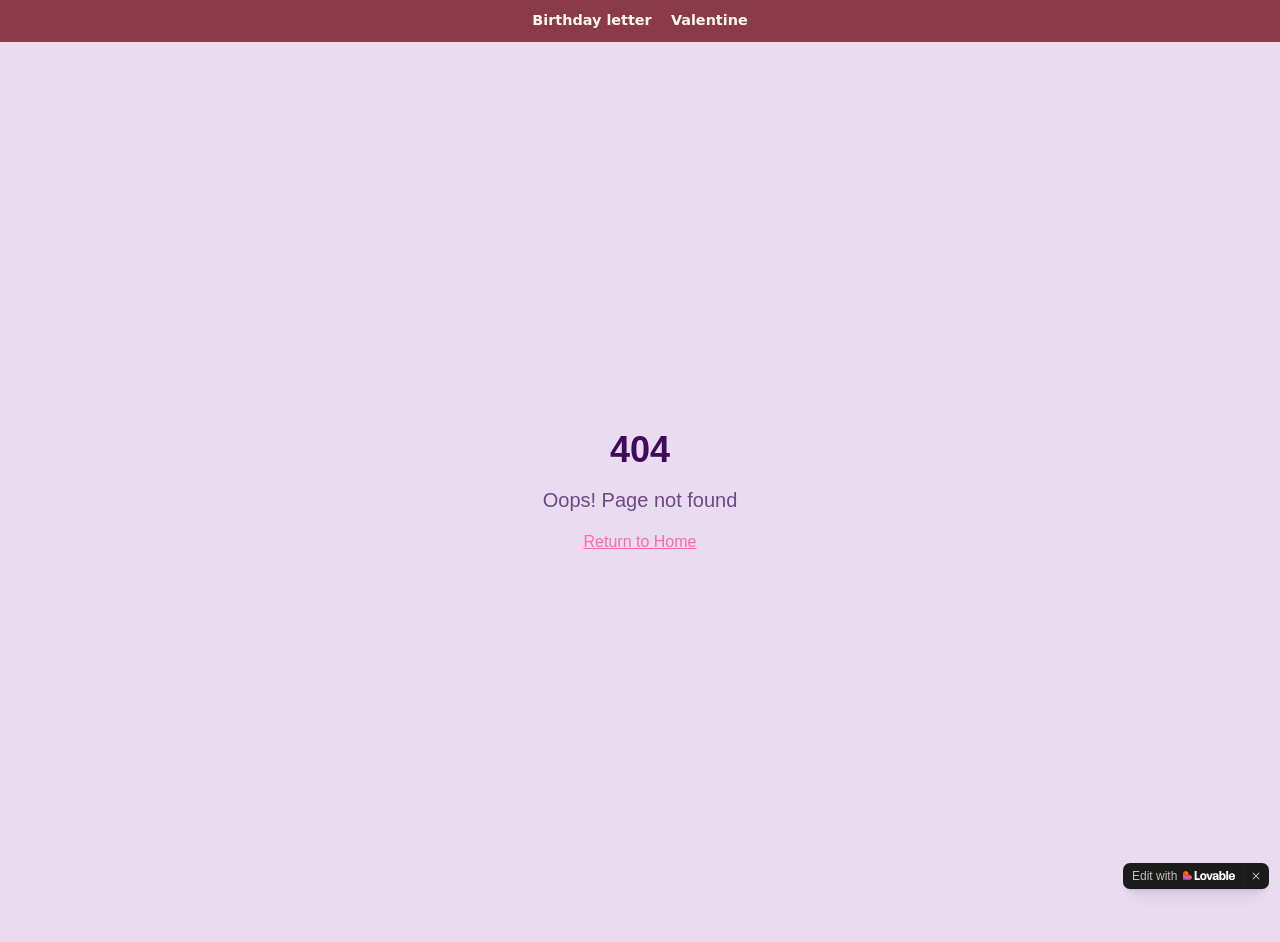
<file: index.html>
<!DOCTYPE html><html lang="en"><head>
    <meta charset="UTF-8">
    <meta name="viewport" content="width=device-width, initial-scale=1.0">
    <!-- TODO: Set the document title to the name of your application -->
    <title>Pricylia's Enchanted Gallery</title>
    <meta name="description" content="Lovable Generated Project">
    <meta name="author" content="Lovable">

    <!-- TODO: Update og:title to match your application name -->
    <meta property="og:title" content="Pricylia's Enchanted Gallery">
    <meta property="og:description" content="Lovable Generated Project">
    <meta property="og:type" content="website">
    <meta property="og:image" content="https://lovable.dev/opengraph-image-p98pqg.png">

    <meta name="twitter:card" content="summary_large_image">
    <meta name="twitter:site" content="@Lovable">
    
    <script type="module" crossorigin="" src="/assets/index-DG5IXV7H.js"></script>
    <link rel="stylesheet" crossorigin="" href="/assets/index-DBXOc1LH.css">
  
<style>
	@font-face {
		font-family: 'CameraPlainVariable';
		src: url('https://cdn.gpteng.co/mcp-widgets/v1/fonts/CameraPlainVariable.woff2') format('woff2');
		font-weight: 100 900;
		font-style: normal;
		font-display: swap;
	}

	#lovable-badge {
		--badge-bg: #1b1b1b;
		--badge-text: #c5c1b9;
		--badge-text-hover: #dcdad5;
		--badge-radius: 6px;
		--badge-padding: 8px;
		--badge-gap: 6px;
		--badge-shadow: 
			0 0 0 1px rgba(0, 0, 0, 0.88),
			0 1px 0 0 rgba(0, 0, 0, 0.04),
			0 2px 2px -1px rgba(0, 0, 0, 0.08),
			0 4px 4px -2px rgba(0, 0, 0, 0.08),
			0 8px 8px -4px rgba(0, 0, 0, 0.08),
			0 16px 16px -8px rgba(0, 0, 0, 0.08);
		--badge-transition-duration: 0.2s;
		--badge-transition-easing: cubic-bezier(0.16, 1, 0.32, 1);
		--focus-color: #575ECF;
		--focus-offset: 2px;
		--focus-width: 2px;
		
		position: fixed;
		bottom: 12px;
		right: 12px;
		height: 24px;
		display: flex;
		align-items: center;
		z-index: 1000000;
		background-color: var(--badge-bg) !important;
		color: var(--badge-text) !important;
		border-radius: var(--badge-radius);
		box-shadow: var(--badge-shadow) !important;
		font-size: 12px;
		font-family: CameraPlainVariable, "CameraPlainVariable Fallback", -apple-system, BlinkMacSystemFont, 'Segoe UI', Roboto, sans-serif;
		font-weight: 400 !important;
		text-transform: none !important;
		font-feature-settings: normal !important;
		transform: translateZ(0);
		will-change: transform, opacity;
	}

	#lovable-badge-cta {
		display: flex;
		align-items: center;
		gap: var(--badge-gap);
		padding: 0 var(--badge-padding);
		height: 100%;
		color: inherit;
		text-decoration: none;
		white-space: nowrap;
		border-radius: var(--badge-radius) 0 0 var(--badge-radius);
		transition: 
			background-color var(--badge-transition-duration) ease,
			color var(--badge-transition-duration) ease,
			transform 0.1s ease;
	}

	#lovable-badge-cta:hover {
		background: rgba(255, 255, 255, 0.04);
		color: var(--badge-text-hover);
	}

	#lovable-badge-cta:active {
		transform: scale(0.98);
	}

	#lovable-badge-cta:focus {
		outline: none;
	}

	#lovable-badge-cta:focus-visible {
		outline: var(--focus-width) solid var(--focus-color);
		outline-offset: var(--focus-offset);
		z-index: 1;
	}

	#lovable-badge-text {
		line-height: 1;
	}

	#lovable-badge-divider {
		width: 1px;
		height: 24px;
		background-color: rgba(255, 255, 255, 0.04);
		flex-shrink: 0;
	}

	#lovable-badge-close {
		width: 24px;
		height: 24px;
		min-width: 24px;
		min-height: 24px;
		cursor: pointer;
		background: none;
		border: none;
		padding: 0;
		display: flex;
		align-items: center;
		justify-content: center;
		border-radius: 0 var(--badge-radius) var(--badge-radius) 0;
		flex-shrink: 0;
		transition: 
			background-color var(--badge-transition-duration) ease,
			transform 0.1s ease;
	}

	#lovable-badge-close:hover {
		background: rgba(255, 255, 255, 0.04);
	}

	#lovable-badge-close:active {
		transform: scale(0.92);
	}

	#lovable-badge-close:focus {
		outline: none;
	}

	#lovable-badge-close:focus-visible {
		outline: var(--focus-width) solid var(--focus-color);
		outline-offset: calc(var(--focus-offset) * -1);
		z-index: 1;
	}

	#lovable-badge-close svg path {
		fill: var(--badge-text);
		transition: fill var(--badge-transition-duration) ease;
	}

	#lovable-badge-close:hover svg path {
		fill: var(--badge-text-hover);
	}

	@media (prefers-reduced-motion: reduce) {
		#lovable-badge-cta,
		#lovable-badge-close,
		#lovable-badge-close svg path {
			transition: none;
		}
		
		#lovable-badge-cta:active,
		#lovable-badge-close:active {
			transform: none;
		}
	}

	@media (prefers-contrast: high) {
		#lovable-badge {
			--badge-bg: #000;
			--badge-text: #fff;
			--badge-text-hover: #fff;
			border: 2px solid currentColor;
		}
		
		#lovable-badge-cta:focus-visible,
		#lovable-badge-close:focus-visible {
			outline-width: 3px;
		}
	}
</style>
<meta name="twitter:title" content="Pricylia's Enchanted Gallery"><meta name="twitter:description" content="Lovable Generated Project"><meta name="twitter:image" content="https://lovable.dev/opengraph-image-p98pqg.png"><style type="text/css">:where(html[dir="ltr"]),:where([data-sonner-toaster][dir="ltr"]){--toast-icon-margin-start: -3px;--toast-icon-margin-end: 4px;--toast-svg-margin-start: -1px;--toast-svg-margin-end: 0px;--toast-button-margin-start: auto;--toast-button-margin-end: 0;--toast-close-button-start: 0;--toast-close-button-end: unset;--toast-close-button-transform: translate(-35%, -35%)}:where(html[dir="rtl"]),:where([data-sonner-toaster][dir="rtl"]){--toast-icon-margin-start: 4px;--toast-icon-margin-end: -3px;--toast-svg-margin-start: 0px;--toast-svg-margin-end: -1px;--toast-button-margin-start: 0;--toast-button-margin-end: auto;--toast-close-button-start: unset;--toast-close-button-end: 0;--toast-close-button-transform: translate(35%, -35%)}:where([data-sonner-toaster]){position:fixed;width:var(--width);font-family:ui-sans-serif,system-ui,-apple-system,BlinkMacSystemFont,Segoe UI,Roboto,Helvetica Neue,Arial,Noto Sans,sans-serif,Apple Color Emoji,Segoe UI Emoji,Segoe UI Symbol,Noto Color Emoji;--gray1: hsl(0, 0%, 99%);--gray2: hsl(0, 0%, 97.3%);--gray3: hsl(0, 0%, 95.1%);--gray4: hsl(0, 0%, 93%);--gray5: hsl(0, 0%, 90.9%);--gray6: hsl(0, 0%, 88.7%);--gray7: hsl(0, 0%, 85.8%);--gray8: hsl(0, 0%, 78%);--gray9: hsl(0, 0%, 56.1%);--gray10: hsl(0, 0%, 52.3%);--gray11: hsl(0, 0%, 43.5%);--gray12: hsl(0, 0%, 9%);--border-radius: 8px;box-sizing:border-box;padding:0;margin:0;list-style:none;outline:none;z-index:999999999;transition:transform .4s ease}:where([data-sonner-toaster][data-lifted="true"]){transform:translateY(-10px)}@media (hover: none) and (pointer: coarse){:where([data-sonner-toaster][data-lifted="true"]){transform:none}}:where([data-sonner-toaster][data-x-position="right"]){right:var(--offset-right)}:where([data-sonner-toaster][data-x-position="left"]){left:var(--offset-left)}:where([data-sonner-toaster][data-x-position="center"]){left:50%;transform:translate(-50%)}:where([data-sonner-toaster][data-y-position="top"]){top:var(--offset-top)}:where([data-sonner-toaster][data-y-position="bottom"]){bottom:var(--offset-bottom)}:where([data-sonner-toast]){--y: translateY(100%);--lift-amount: calc(var(--lift) * var(--gap));z-index:var(--z-index);position:absolute;opacity:0;transform:var(--y);filter:blur(0);touch-action:none;transition:transform .4s,opacity .4s,height .4s,box-shadow .2s;box-sizing:border-box;outline:none;overflow-wrap:anywhere}:where([data-sonner-toast][data-styled="true"]){padding:16px;background:var(--normal-bg);border:1px solid var(--normal-border);color:var(--normal-text);border-radius:var(--border-radius);box-shadow:0 4px 12px #0000001a;width:var(--width);font-size:13px;display:flex;align-items:center;gap:6px}:where([data-sonner-toast]:focus-visible){box-shadow:0 4px 12px #0000001a,0 0 0 2px #0003}:where([data-sonner-toast][data-y-position="top"]){top:0;--y: translateY(-100%);--lift: 1;--lift-amount: calc(1 * var(--gap))}:where([data-sonner-toast][data-y-position="bottom"]){bottom:0;--y: translateY(100%);--lift: -1;--lift-amount: calc(var(--lift) * var(--gap))}:where([data-sonner-toast]) :where([data-description]){font-weight:400;line-height:1.4;color:inherit}:where([data-sonner-toast]) :where([data-title]){font-weight:500;line-height:1.5;color:inherit}:where([data-sonner-toast]) :where([data-icon]){display:flex;height:16px;width:16px;position:relative;justify-content:flex-start;align-items:center;flex-shrink:0;margin-left:var(--toast-icon-margin-start);margin-right:var(--toast-icon-margin-end)}:where([data-sonner-toast][data-promise="true"]) :where([data-icon])>svg{opacity:0;transform:scale(.8);transform-origin:center;animation:sonner-fade-in .3s ease forwards}:where([data-sonner-toast]) :where([data-icon])>*{flex-shrink:0}:where([data-sonner-toast]) :where([data-icon]) svg{margin-left:var(--toast-svg-margin-start);margin-right:var(--toast-svg-margin-end)}:where([data-sonner-toast]) :where([data-content]){display:flex;flex-direction:column;gap:2px}[data-sonner-toast][data-styled=true] [data-button]{border-radius:4px;padding-left:8px;padding-right:8px;height:24px;font-size:12px;color:var(--normal-bg);background:var(--normal-text);margin-left:var(--toast-button-margin-start);margin-right:var(--toast-button-margin-end);border:none;cursor:pointer;outline:none;display:flex;align-items:center;flex-shrink:0;transition:opacity .4s,box-shadow .2s}:where([data-sonner-toast]) :where([data-button]):focus-visible{box-shadow:0 0 0 2px #0006}:where([data-sonner-toast]) :where([data-button]):first-of-type{margin-left:var(--toast-button-margin-start);margin-right:var(--toast-button-margin-end)}:where([data-sonner-toast]) :where([data-cancel]){color:var(--normal-text);background:rgba(0,0,0,.08)}:where([data-sonner-toast][data-theme="dark"]) :where([data-cancel]){background:rgba(255,255,255,.3)}:where([data-sonner-toast]) :where([data-close-button]){position:absolute;left:var(--toast-close-button-start);right:var(--toast-close-button-end);top:0;height:20px;width:20px;display:flex;justify-content:center;align-items:center;padding:0;color:var(--gray12);border:1px solid var(--gray4);transform:var(--toast-close-button-transform);border-radius:50%;cursor:pointer;z-index:1;transition:opacity .1s,background .2s,border-color .2s}[data-sonner-toast] [data-close-button]{background:var(--gray1)}:where([data-sonner-toast]) :where([data-close-button]):focus-visible{box-shadow:0 4px 12px #0000001a,0 0 0 2px #0003}:where([data-sonner-toast]) :where([data-disabled="true"]){cursor:not-allowed}:where([data-sonner-toast]):hover :where([data-close-button]):hover{background:var(--gray2);border-color:var(--gray5)}:where([data-sonner-toast][data-swiping="true"]):before{content:"";position:absolute;left:-50%;right:-50%;height:100%;z-index:-1}:where([data-sonner-toast][data-y-position="top"][data-swiping="true"]):before{bottom:50%;transform:scaleY(3) translateY(50%)}:where([data-sonner-toast][data-y-position="bottom"][data-swiping="true"]):before{top:50%;transform:scaleY(3) translateY(-50%)}:where([data-sonner-toast][data-swiping="false"][data-removed="true"]):before{content:"";position:absolute;inset:0;transform:scaleY(2)}:where([data-sonner-toast]):after{content:"";position:absolute;left:0;height:calc(var(--gap) + 1px);bottom:100%;width:100%}:where([data-sonner-toast][data-mounted="true"]){--y: translateY(0);opacity:1}:where([data-sonner-toast][data-expanded="false"][data-front="false"]){--scale: var(--toasts-before) * .05 + 1;--y: translateY(calc(var(--lift-amount) * var(--toasts-before))) scale(calc(-1 * var(--scale)));height:var(--front-toast-height)}:where([data-sonner-toast])>*{transition:opacity .4s}:where([data-sonner-toast][data-expanded="false"][data-front="false"][data-styled="true"])>*{opacity:0}:where([data-sonner-toast][data-visible="false"]){opacity:0;pointer-events:none}:where([data-sonner-toast][data-mounted="true"][data-expanded="true"]){--y: translateY(calc(var(--lift) * var(--offset)));height:var(--initial-height)}:where([data-sonner-toast][data-removed="true"][data-front="true"][data-swipe-out="false"]){--y: translateY(calc(var(--lift) * -100%));opacity:0}:where([data-sonner-toast][data-removed="true"][data-front="false"][data-swipe-out="false"][data-expanded="true"]){--y: translateY(calc(var(--lift) * var(--offset) + var(--lift) * -100%));opacity:0}:where([data-sonner-toast][data-removed="true"][data-front="false"][data-swipe-out="false"][data-expanded="false"]){--y: translateY(40%);opacity:0;transition:transform .5s,opacity .2s}:where([data-sonner-toast][data-removed="true"][data-front="false"]):before{height:calc(var(--initial-height) + 20%)}[data-sonner-toast][data-swiping=true]{transform:var(--y) translateY(var(--swipe-amount-y, 0px)) translate(var(--swipe-amount-x, 0px));transition:none}[data-sonner-toast][data-swiped=true]{user-select:none}[data-sonner-toast][data-swipe-out=true][data-y-position=bottom],[data-sonner-toast][data-swipe-out=true][data-y-position=top]{animation-duration:.2s;animation-timing-function:ease-out;animation-fill-mode:forwards}[data-sonner-toast][data-swipe-out=true][data-swipe-direction=left]{animation-name:swipe-out-left}[data-sonner-toast][data-swipe-out=true][data-swipe-direction=right]{animation-name:swipe-out-right}[data-sonner-toast][data-swipe-out=true][data-swipe-direction=up]{animation-name:swipe-out-up}[data-sonner-toast][data-swipe-out=true][data-swipe-direction=down]{animation-name:swipe-out-down}@keyframes swipe-out-left{0%{transform:var(--y) translate(var(--swipe-amount-x));opacity:1}to{transform:var(--y) translate(calc(var(--swipe-amount-x) - 100%));opacity:0}}@keyframes swipe-out-right{0%{transform:var(--y) translate(var(--swipe-amount-x));opacity:1}to{transform:var(--y) translate(calc(var(--swipe-amount-x) + 100%));opacity:0}}@keyframes swipe-out-up{0%{transform:var(--y) translateY(var(--swipe-amount-y));opacity:1}to{transform:var(--y) translateY(calc(var(--swipe-amount-y) - 100%));opacity:0}}@keyframes swipe-out-down{0%{transform:var(--y) translateY(var(--swipe-amount-y));opacity:1}to{transform:var(--y) translateY(calc(var(--swipe-amount-y) + 100%));opacity:0}}@media (max-width: 600px){[data-sonner-toaster]{position:fixed;right:var(--mobile-offset-right);left:var(--mobile-offset-left);width:100%}[data-sonner-toaster][dir=rtl]{left:calc(var(--mobile-offset-left) * -1)}[data-sonner-toaster] [data-sonner-toast]{left:0;right:0;width:calc(100% - var(--mobile-offset-left) * 2)}[data-sonner-toaster][data-x-position=left]{left:var(--mobile-offset-left)}[data-sonner-toaster][data-y-position=bottom]{bottom:var(--mobile-offset-bottom)}[data-sonner-toaster][data-y-position=top]{top:var(--mobile-offset-top)}[data-sonner-toaster][data-x-position=center]{left:var(--mobile-offset-left);right:var(--mobile-offset-right);transform:none}}[data-sonner-toaster][data-theme=light]{--normal-bg: #fff;--normal-border: var(--gray4);--normal-text: var(--gray12);--success-bg: hsl(143, 85%, 96%);--success-border: hsl(145, 92%, 91%);--success-text: hsl(140, 100%, 27%);--info-bg: hsl(208, 100%, 97%);--info-border: hsl(221, 91%, 91%);--info-text: hsl(210, 92%, 45%);--warning-bg: hsl(49, 100%, 97%);--warning-border: hsl(49, 91%, 91%);--warning-text: hsl(31, 92%, 45%);--error-bg: hsl(359, 100%, 97%);--error-border: hsl(359, 100%, 94%);--error-text: hsl(360, 100%, 45%)}[data-sonner-toaster][data-theme=light] [data-sonner-toast][data-invert=true]{--normal-bg: #000;--normal-border: hsl(0, 0%, 20%);--normal-text: var(--gray1)}[data-sonner-toaster][data-theme=dark] [data-sonner-toast][data-invert=true]{--normal-bg: #fff;--normal-border: var(--gray3);--normal-text: var(--gray12)}[data-sonner-toaster][data-theme=dark]{--normal-bg: #000;--normal-bg-hover: hsl(0, 0%, 12%);--normal-border: hsl(0, 0%, 20%);--normal-border-hover: hsl(0, 0%, 25%);--normal-text: var(--gray1);--success-bg: hsl(150, 100%, 6%);--success-border: hsl(147, 100%, 12%);--success-text: hsl(150, 86%, 65%);--info-bg: hsl(215, 100%, 6%);--info-border: hsl(223, 100%, 12%);--info-text: hsl(216, 87%, 65%);--warning-bg: hsl(64, 100%, 6%);--warning-border: hsl(60, 100%, 12%);--warning-text: hsl(46, 87%, 65%);--error-bg: hsl(358, 76%, 10%);--error-border: hsl(357, 89%, 16%);--error-text: hsl(358, 100%, 81%)}[data-sonner-toaster][data-theme=dark] [data-sonner-toast] [data-close-button]{background:var(--normal-bg);border-color:var(--normal-border);color:var(--normal-text)}[data-sonner-toaster][data-theme=dark] [data-sonner-toast] [data-close-button]:hover{background:var(--normal-bg-hover);border-color:var(--normal-border-hover)}[data-rich-colors=true][data-sonner-toast][data-type=success],[data-rich-colors=true][data-sonner-toast][data-type=success] [data-close-button]{background:var(--success-bg);border-color:var(--success-border);color:var(--success-text)}[data-rich-colors=true][data-sonner-toast][data-type=info],[data-rich-colors=true][data-sonner-toast][data-type=info] [data-close-button]{background:var(--info-bg);border-color:var(--info-border);color:var(--info-text)}[data-rich-colors=true][data-sonner-toast][data-type=warning],[data-rich-colors=true][data-sonner-toast][data-type=warning] [data-close-button]{background:var(--warning-bg);border-color:var(--warning-border);color:var(--warning-text)}[data-rich-colors=true][data-sonner-toast][data-type=error],[data-rich-colors=true][data-sonner-toast][data-type=error] [data-close-button]{background:var(--error-bg);border-color:var(--error-border);color:var(--error-text)}.sonner-loading-wrapper{--size: 16px;height:var(--size);width:var(--size);position:absolute;inset:0;z-index:10}.sonner-loading-wrapper[data-visible=false]{transform-origin:center;animation:sonner-fade-out .2s ease forwards}.sonner-spinner{position:relative;top:50%;left:50%;height:var(--size);width:var(--size)}.sonner-loading-bar{animation:sonner-spin 1.2s linear infinite;background:var(--gray11);border-radius:6px;height:8%;left:-10%;position:absolute;top:-3.9%;width:24%}.sonner-loading-bar:nth-child(1){animation-delay:-1.2s;transform:rotate(.0001deg) translate(146%)}.sonner-loading-bar:nth-child(2){animation-delay:-1.1s;transform:rotate(30deg) translate(146%)}.sonner-loading-bar:nth-child(3){animation-delay:-1s;transform:rotate(60deg) translate(146%)}.sonner-loading-bar:nth-child(4){animation-delay:-.9s;transform:rotate(90deg) translate(146%)}.sonner-loading-bar:nth-child(5){animation-delay:-.8s;transform:rotate(120deg) translate(146%)}.sonner-loading-bar:nth-child(6){animation-delay:-.7s;transform:rotate(150deg) translate(146%)}.sonner-loading-bar:nth-child(7){animation-delay:-.6s;transform:rotate(180deg) translate(146%)}.sonner-loading-bar:nth-child(8){animation-delay:-.5s;transform:rotate(210deg) translate(146%)}.sonner-loading-bar:nth-child(9){animation-delay:-.4s;transform:rotate(240deg) translate(146%)}.sonner-loading-bar:nth-child(10){animation-delay:-.3s;transform:rotate(270deg) translate(146%)}.sonner-loading-bar:nth-child(11){animation-delay:-.2s;transform:rotate(300deg) translate(146%)}.sonner-loading-bar:nth-child(12){animation-delay:-.1s;transform:rotate(330deg) translate(146%)}@keyframes sonner-fade-in{0%{opacity:0;transform:scale(.8)}to{opacity:1;transform:scale(1)}}@keyframes sonner-fade-out{0%{opacity:1;transform:scale(1)}to{opacity:0;transform:scale(.8)}}@keyframes sonner-spin{0%{opacity:1}to{opacity:.15}}@media (prefers-reduced-motion){[data-sonner-toast],[data-sonner-toast]>*,.sonner-loading-bar{transition:none!important;animation:none!important}}.sonner-loader{position:absolute;top:50%;left:50%;transform:translate(-50%,-50%);transform-origin:center;transition:opacity .2s,transform .2s}.sonner-loader[data-visible=false]{opacity:0;transform:scale(.8) translate(-50%,-50%)}
</style></head>

  <body>
    <nav style="position:sticky;top:0;z-index:200;display:flex;justify-content:center;gap:1.2rem;flex-wrap:wrap;padding:.65rem 1rem;background:#8b3a4a;font-family:Nunito,system-ui,sans-serif;font-size:.9rem;font-weight:700">
      <a href="/birthday/" style="color:#fffaf3;text-decoration:none">Birthday letter</a>
      <a href="/valentines/" style="color:#fffaf3;text-decoration:none">Valentine</a>
    </nav>
    <div id="root"><div role="region" aria-label="Notifications (F8)" tabindex="-1" style="pointer-events: none;"><ol tabindex="-1" class="fixed top-0 z-[100] flex max-h-screen w-full flex-col-reverse p-4 sm:bottom-0 sm:right-0 sm:top-auto sm:flex-col md:max-w-[420px]"></ol></div><section aria-label="Notifications alt+T" tabindex="-1" aria-live="polite" aria-relevant="additions text" aria-atomic="false"></section><div class="min-h-screen bg-background relative overflow-hidden"><div class="fixed inset-0 pointer-events-none overflow-hidden z-0"><span class="absolute float-animation sparkle-animation" style="left: 3.562898%; top: 64.560137%; animation-delay: 0.775272s; font-size: 1.991038rem;">🌈</span><span class="absolute float-animation sparkle-animation" style="left: 9.395228%; top: 47.946021%; animation-delay: 1.191433s; font-size: 1.091119rem;">⭐</span><span class="absolute float-animation sparkle-animation" style="left: 58.279522%; top: 59.980531%; animation-delay: 0.919929s; font-size: 2.42028rem;">💖</span><span class="absolute float-animation sparkle-animation" style="left: 97.628101%; top: 71.655669%; animation-delay: 1.030801s; font-size: 1.667667rem;">💜</span><span class="absolute float-animation sparkle-animation" style="left: 24.8415%; top: 53.806617%; animation-delay: 1.798949s; font-size: 1.04018rem;">💜</span><span class="absolute float-animation sparkle-animation" style="left: 65.142743%; top: 96.851656%; animation-delay: 3.575409s; font-size: 1.95321rem;">🎀</span><span class="absolute float-animation sparkle-animation" style="left: 27.505858%; top: 44.131233%; animation-delay: 4.246504s; font-size: 2.086685rem;">🦄</span><span class="absolute float-animation sparkle-animation" style="left: 48.268597%; top: 16.114323%; animation-delay: 4.189735s; font-size: 1.761293rem;">✨</span><span class="absolute float-animation sparkle-animation" style="left: 26.463528%; top: 52.686755%; animation-delay: 2.338172s; font-size: 1.469379rem;">💙</span><span class="absolute float-animation sparkle-animation" style="left: 15.755855%; top: 80.687803%; animation-delay: 2.569496s; font-size: 1.4764rem;">💖</span><span class="absolute float-animation sparkle-animation" style="left: 72.77953%; top: 11.75808%; animation-delay: 1.733109s; font-size: 1.792312rem;">🎀</span><span class="absolute float-animation sparkle-animation" style="left: 0.519571%; top: 30.148791%; animation-delay: 4.083414s; font-size: 2.166387rem;">🌈</span><span class="absolute float-animation sparkle-animation" style="left: 34.701971%; top: 14.117489%; animation-delay: 1.785151s; font-size: 1.310198rem;">🌟</span><span class="absolute float-animation sparkle-animation" style="left: 30.553819%; top: 61.458098%; animation-delay: 2.184962s; font-size: 2.098814rem;">🦄</span><span class="absolute float-animation sparkle-animation" style="left: 18.585465%; top: 74.636882%; animation-delay: 4.908425s; font-size: 1.282189rem;">🍭</span><span class="absolute float-animation sparkle-animation" style="left: 47.380878%; top: 37.249307%; animation-delay: 3.916143s; font-size: 1.202173rem;">💙</span><span class="absolute float-animation sparkle-animation" style="left: 85.810976%; top: 52.382235%; animation-delay: 0.46731s; font-size: 2.402746rem;">🦄</span><span class="absolute float-animation sparkle-animation" style="left: 59.125849%; top: 50.902987%; animation-delay: 3.552809s; font-size: 1.422417rem;">🎀</span><span class="absolute float-animation sparkle-animation" style="left: 18.991954%; top: 5.139193%; animation-delay: 1.921197s; font-size: 1.626568rem;">🌸</span><span class="absolute float-animation sparkle-animation" style="left: 9.209011%; top: 30.891357%; animation-delay: 0.97438s; font-size: 2.336025rem;">💙</span><span class="absolute float-animation sparkle-animation" style="left: 50.425922%; top: 13.424914%; animation-delay: 4.107845s; font-size: 2.317573rem;">🌸</span><span class="absolute float-animation sparkle-animation" style="left: 44.239044%; top: 15.163919%; animation-delay: 3.599108s; font-size: 1.926479rem;">💙</span><span class="absolute float-animation sparkle-animation" style="left: 82.617507%; top: 96.173838%; animation-delay: 2.975121s; font-size: 2.274352rem;">💜</span><span class="absolute float-animation sparkle-animation" style="left: 26.399111%; top: 25.031238%; animation-delay: 0.355301s; font-size: 1.356761rem;">💫</span><span class="absolute float-animation sparkle-animation" style="left: 14.343553%; top: 33.162394%; animation-delay: 3.310203s; font-size: 1.951124rem;">🌟</span><span class="absolute float-animation sparkle-animation" style="left: 66.565822%; top: 15.481401%; animation-delay: 1.678113s; font-size: 1.831555rem;">💜</span><span class="absolute float-animation sparkle-animation" style="left: 57.200451%; top: 94.693004%; animation-delay: 0.907125s; font-size: 1.889097rem;">🌈</span><span class="absolute float-animation sparkle-animation" style="left: 91.958055%; top: 46.259154%; animation-delay: 1.879788s; font-size: 1.393939rem;">🌟</span><span class="absolute float-animation sparkle-animation" style="left: 1.169408%; top: 73.943432%; animation-delay: 4.73142s; font-size: 1.543892rem;">🎀</span><span class="absolute float-animation sparkle-animation" style="left: 95.906244%; top: 80.624736%; animation-delay: 1.745788s; font-size: 1.719891rem;">💜</span></div><div class="fixed top-0 left-0 right-0 h-2 rainbow-bg z-50"></div><div class="w-full overflow-hidden py-3 rainbow-bg "><div class="whitespace-nowrap marquee"><span class="text-xl font-bold text-white drop-shadow-lg">✨ Welcome to the Museum of Pricylia ✨ 💖 The Cutest Exhibit Ever 💖 🦄 ✨ Welcome to the Museum of Pricylia ✨ 💖 The Cutest Exhibit Ever 💖 🦄 ✨ Welcome to the Museum of Pricylia ✨ 💖 The Cutest Exhibit Ever 💖 🦄 ✨ Welcome to the Museum of Pricylia ✨ 💖 The Cutest Exhibit Ever 💖 🦄 ✨ Welcome to the Museum of Pricylia ✨ 💖 The Cutest Exhibit Ever 💖 🦄 ✨ Welcome to the Museum of Pricylia ✨ 💖 The Cutest Exhibit Ever 💖 🦄 ✨ Welcome to the Museum of Pricylia ✨ 💖 The Cutest Exhibit Ever 💖 🦄 ✨ Welcome to the Museum of Pricylia ✨ 💖 The Cutest Exhibit Ever 💖 🦄 ✨ Welcome to the Museum of Pricylia ✨ 💖 The Cutest Exhibit Ever 💖 🦄 ✨ Welcome to the Museum of Pricylia ✨ 💖 The Cutest Exhibit Ever 💖</span></div></div><main class="relative z-10 container mx-auto px-4"><div class="text-center py-8 relative"><div class="inline-block relative"><span class="text-4xl md:text-6xl font-display font-bold rainbow-text drop-shadow-lg wiggle-animation inline-block">🦄 The Museum of Pricylia 🦄</span></div><p class="text-xl md:text-2xl font-fun text-foreground mt-4 bounce-animation">✨ The World's Cutest Human Exhibit ✨</p><div class="flex justify-center gap-4 mt-4"><span class="text-3xl spin-slow">🌈</span><span class="text-3xl float-animation" style="animation-delay: 0.2s;">🎀</span><span class="text-3xl spin-slow" style="animation-delay: 0.5s;">⭐</span><span class="text-3xl float-animation" style="animation-delay: 0.8s;">💖</span><span class="text-3xl spin-slow" style="animation-delay: 1s;">🌈</span></div></div><div class="flex flex-col items-center py-8"><div class="relative group w-full max-w-[650px]"><div class="absolute -inset-4 rounded-3xl rainbow-bg opacity-75 blur-xl pulse-glow"></div><div class="relative w-full" role="region" aria-roledescription="carousel"><div class="overflow-hidden"><div class="flex -ml-4" style="transform: translate3d(0px, 0px, 0px);"><div role="group" aria-roledescription="slide" class="min-w-0 shrink-0 grow-0 basis-full pl-4"><div class="relative photo-frame rounded-2xl overflow-hidden float-animation"><img src="/assets/prcy_vogue-KQfS-J3P.png" alt="Pricylia Vogue Cover" class="w-full h-auto object-cover"><div class="absolute bottom-0 left-0 right-0 bg-gradient-to-t from-black/60 to-transparent p-4"><p class="text-white text-center font-fun text-xl">Cover Star ✨</p></div></div></div><div role="group" aria-roledescription="slide" class="min-w-0 shrink-0 grow-0 basis-full pl-4"><div class="relative photo-frame rounded-2xl overflow-hidden float-animation"><img src="/assets/pricylia-XOODK9j3.jpg" alt="The magnificent Pricylia" class="w-full h-auto object-cover"><div class="absolute bottom-0 left-0 right-0 bg-gradient-to-t from-black/60 to-transparent p-4"><p class="text-white text-center font-fun text-xl">Pure Magic 🦄</p></div></div></div></div></div><button class="inline-flex items-center justify-center gap-2 whitespace-nowrap text-sm font-medium ring-offset-background transition-colors focus-visible:outline-none focus-visible:ring-2 focus-visible:ring-ring focus-visible:ring-offset-2 disabled:pointer-events-none disabled:opacity-50 [&amp;_svg]:pointer-events-none [&amp;_svg]:size-4 [&amp;_svg]:shrink-0 border border-input hover:text-accent-foreground absolute h-8 w-8 rounded-full top-1/2 -translate-y-1/2 left-2 bg-primary/80 hover:bg-primary border-none text-primary-foreground" disabled=""><svg xmlns="http://www.w3.org/2000/svg" width="24" height="24" viewBox="0 0 24 24" fill="none" stroke="currentColor" stroke-width="2" stroke-linecap="round" stroke-linejoin="round" class="lucide lucide-arrow-left h-4 w-4"><path d="m12 19-7-7 7-7"></path><path d="M19 12H5"></path></svg><span class="sr-only">Previous slide</span></button><button class="inline-flex items-center justify-center gap-2 whitespace-nowrap text-sm font-medium ring-offset-background transition-colors focus-visible:outline-none focus-visible:ring-2 focus-visible:ring-ring focus-visible:ring-offset-2 disabled:pointer-events-none disabled:opacity-50 [&amp;_svg]:pointer-events-none [&amp;_svg]:size-4 [&amp;_svg]:shrink-0 border border-input hover:text-accent-foreground absolute h-8 w-8 rounded-full top-1/2 -translate-y-1/2 right-2 bg-primary/80 hover:bg-primary border-none text-primary-foreground"><svg xmlns="http://www.w3.org/2000/svg" width="24" height="24" viewBox="0 0 24 24" fill="none" stroke="currentColor" stroke-width="2" stroke-linecap="round" stroke-linejoin="round" class="lucide lucide-arrow-right h-4 w-4"><path d="M5 12h14"></path><path d="m12 5 7 7-7 7"></path></svg><span class="sr-only">Next slide</span></button></div><span class="absolute -top-6 -left-6 text-4xl spin-slow z-20">🦄</span><span class="absolute -top-6 -right-6 text-4xl spin-slow z-20" style="animation-delay: 1s;">✨</span><span class="absolute -bottom-6 -left-6 text-4xl bounce-animation z-20">💖</span><span class="absolute -bottom-6 -right-6 text-4xl bounce-animation z-20" style="animation-delay: 0.5s;">🌈</span></div><div class="mt-12 bg-card/90 backdrop-blur-sm rounded-2xl p-6 max-w-lg text-center border-4 border-primary shadow-xl"><h3 class="text-2xl font-display font-bold text-primary mb-2">🏆 The Pricylia Collection 🏆</h3><p class="font-fun text-lg text-foreground italic">"A Gallery of Absolute Perfection"</p><p class="font-fun text-muted-foreground mt-2">Mixed media: Pure adorableness &amp; infinite cuteness</p><p class="font-fun text-muted-foreground">Circa: Always ✨ | Value: Priceless 💎</p></div></div><div class="py-12 px-4"><h2 class="text-3xl md:text-4xl font-display font-bold text-center rainbow-text mb-8">🎨 Museum Fun Facts 🎨</h2><div class="grid grid-cols-1 md:grid-cols-2 lg:grid-cols-3 gap-4 max-w-5xl mx-auto"><div class="bg-card/80 backdrop-blur-sm rounded-xl p-4 border-2 border-primary/30 hover:border-primary transition-all duration-300 hover:scale-105 float-animation" style="animation-delay: 0s;"><span class="text-3xl block mb-2">🌟</span><p class="font-fun text-lg text-foreground">Certified 100% Amazing Human</p></div><div class="bg-card/80 backdrop-blur-sm rounded-xl p-4 border-2 border-primary/30 hover:border-primary transition-all duration-300 hover:scale-105 float-animation" style="animation-delay: 0.2s;"><span class="text-3xl block mb-2">🦄</span><p class="font-fun text-lg text-foreground">Rarer than a unicorn sighting</p></div><div class="bg-card/80 backdrop-blur-sm rounded-xl p-4 border-2 border-primary/30 hover:border-primary transition-all duration-300 hover:scale-105 float-animation" style="animation-delay: 0.4s;"><span class="text-3xl block mb-2">💖</span><p class="font-fun text-lg text-foreground">Causes spontaneous smiling</p></div><div class="bg-card/80 backdrop-blur-sm rounded-xl p-4 border-2 border-primary/30 hover:border-primary transition-all duration-300 hover:scale-105 float-animation" style="animation-delay: 0.6s;"><span class="text-3xl block mb-2">🌈</span><p class="font-fun text-lg text-foreground">Radiates rainbow energy daily</p></div><div class="bg-card/80 backdrop-blur-sm rounded-xl p-4 border-2 border-primary/30 hover:border-primary transition-all duration-300 hover:scale-105 float-animation" style="animation-delay: 0.8s;"><span class="text-3xl block mb-2">✨</span><p class="font-fun text-lg text-foreground">Sparkle level: MAXIMUM</p></div><div class="bg-card/80 backdrop-blur-sm rounded-xl p-4 border-2 border-primary/30 hover:border-primary transition-all duration-300 hover:scale-105 float-animation" style="animation-delay: 1s;"><span class="text-3xl block mb-2">🎀</span><p class="font-fun text-lg text-foreground">Cuteness overload warning</p></div></div></div></main><div class="w-full overflow-hidden py-3 rainbow-bg "><div class="whitespace-nowrap marquee-reverse"><span class="text-xl font-bold text-white drop-shadow-lg">🦄 You are amazing 🦄 💖 Never forget that 💖 ✨ Sparkle on ✨ 🦄 🦄 You are amazing 🦄 💖 Never forget that 💖 ✨ Sparkle on ✨ 🦄 🦄 You are amazing 🦄 💖 Never forget that 💖 ✨ Sparkle on ✨ 🦄 🦄 You are amazing 🦄 💖 Never forget that 💖 ✨ Sparkle on ✨ 🦄 🦄 You are amazing 🦄 💖 Never forget that 💖 ✨ Sparkle on ✨ 🦄 🦄 You are amazing 🦄 💖 Never forget that 💖 ✨ Sparkle on ✨ 🦄 🦄 You are amazing 🦄 💖 Never forget that 💖 ✨ Sparkle on ✨ 🦄 🦄 You are amazing 🦄 💖 Never forget that 💖 ✨ Sparkle on ✨ 🦄 🦄 You are amazing 🦄 💖 Never forget that 💖 ✨ Sparkle on ✨ 🦄 🦄 You are amazing 🦄 💖 Never forget that 💖 ✨ Sparkle on ✨</span></div></div><footer class="py-8 text-center"><div class="flex justify-center gap-3 mb-4"><span class="text-2xl float-animation" style="animation-delay: 0s;">🦄</span><span class="text-2xl float-animation" style="animation-delay: 0.15s;">💖</span><span class="text-2xl float-animation" style="animation-delay: 0.3s;">🌈</span><span class="text-2xl float-animation" style="animation-delay: 0.45s;">✨</span><span class="text-2xl float-animation" style="animation-delay: 0.6s;">⭐</span><span class="text-2xl float-animation" style="animation-delay: 0.75s;">🎀</span><span class="text-2xl float-animation" style="animation-delay: 0.9s;">💜</span><span class="text-2xl float-animation" style="animation-delay: 1.05s;">🌸</span></div><p class="font-fun text-lg text-foreground">Made with infinite 💖 for the most amazing person ever</p><p class="font-fun text-muted-foreground mt-2">The Museum of Pricylia™ - Open 24/7 in my heart 🦄</p></footer><div class="fixed bottom-0 left-0 right-0 h-2 rainbow-bg z-50"></div></div></div>
  
<aside id="lovable-badge" role="complementary" dir="ltr" lang="en" aria-label="Edit with Lovable">
	<a id="lovable-badge-cta" target="_blank" href="https://lovable.dev/projects/lovp_63mkrb4mdy9dgr3g5dhfepevdn?utm_source=lovable-badge&amp;utm_campaign=badge-wording-disabled" rel="noopener nofollow" aria-label="Edit with Lovable">
		<span id="lovable-badge-text">Edit with</span>
		<svg xmlns="http://www.w3.org/2000/svg" width="52" height="16" fill="none" viewBox="0 0 52 16">
  <path fill="#FCFBF8" fill-rule="evenodd" d="M20.318 5.25c.643 0 1.206.14 1.69.418a2.81 2.81 0 0 1 1.118 1.191c.266.513.4 1.115.4 1.807s-.134 1.296-.4 1.812a2.81 2.81 0 0 1-1.118 1.193c-.484.278-1.047.418-1.69.418s-1.208-.14-1.695-.418a2.85 2.85 0 0 1-1.125-1.193c-.262-.516-.393-1.12-.393-1.812s.131-1.294.393-1.807a2.848 2.848 0 0 1 1.125-1.191c.487-.279 1.052-.418 1.695-.418Zm0 1.425c-.27 0-.504.076-.7.228-.193.147-.34.37-.443.67-.102.295-.153.66-.153 1.093 0 .435.05.801.153 1.1.102.3.25.524.443.676.196.147.43.22.7.22.27 0 .502-.073.694-.22.193-.152.341-.375.443-.67.103-.299.153-.667.153-1.106 0-.65-.112-1.145-.337-1.481a1.08 1.08 0 0 0-.953-.51ZM32.7 5.25c.61 0 1.127.1 1.549.3.422.197.74.48.953.849.217.368.325.809.325 1.32v2.704c0 .29.02.562.062.812.044.245.108.4.19.466V12h-1.935a5.895 5.895 0 0 1-.105-.684 7.745 7.745 0 0 1-.02-.228 2.293 2.293 0 0 1-.151.203c-.205.242-.47.437-.793.584-.32.143-.685.215-1.094.215-.406 0-.77-.08-1.094-.24a1.845 1.845 0 0 1-.756-.682 1.984 1.984 0 0 1-.27-1.045c0-.606.178-1.069.535-1.388.356-.324.87-.534 1.542-.633l1.125-.16c.225-.032.403-.074.534-.123a.622.622 0 0 0 .288-.196.549.549 0 0 0 .093-.327.65.65 0 0 0-.11-.367.702.702 0 0 0-.32-.27c-.14-.07-.31-.105-.51-.105-.32 0-.576.083-.768.251-.193.164-.298.39-.314.676h-1.923c.016-.434.147-.82.393-1.155.25-.34.596-.604 1.039-.792.442-.189.954-.283 1.535-.283Zm.99 3.498a.98.98 0 0 1-.215.14 2.49 2.49 0 0 1-.584.178l-.473.092c-.315.061-.553.156-.713.283-.155.127-.233.305-.233.534 0 .23.084.412.252.547.168.135.383.203.645.203s.494-.058.694-.173c.201-.118.355-.282.461-.49.11-.21.166-.448.166-.714v-.6Zm4.526-2.375c.065-.125.138-.243.221-.349.197-.25.437-.44.719-.571.282-.135.6-.203.952-.203.528 0 .988.138 1.377.412.389.275.688.67.896 1.186.21.512.314 1.12.314 1.824 0 .7-.107 1.309-.32 1.825-.213.512-.518.906-.915 1.18-.393.275-.854.412-1.383.412-.352 0-.667-.062-.946-.184a1.832 1.832 0 0 1-.7-.554 2.2 2.2 0 0 1-.234-.383V12h-1.843V3h1.862v3.373Zm1.284.296c-.274 0-.51.085-.707.253-.192.163-.338.397-.436.7a3.376 3.376 0 0 0-.148 1.05c0 .406.05.759.148 1.058.098.299.243.53.436.694.197.164.433.246.707.246.279 0 .512-.082.7-.246.193-.164.336-.395.43-.694.099-.3.148-.652.148-1.058 0-.405-.05-.757-.147-1.056-.095-.299-.238-.53-.43-.694a1.015 1.015 0 0 0-.7-.253Zm9.416-1.419c.602 0 1.136.131 1.604.393.466.262.829.643 1.086 1.143.263.5.394 1.097.394 1.794 0 .25-.002.449-.006.596H47.51c.018.288.071.538.164.75a1.3 1.3 0 0 0 .491.596c.214.13.465.196.757.196.319 0 .583-.082.792-.246.209-.167.34-.403.393-.706h1.862a2.48 2.48 0 0 1-.485 1.235 2.54 2.54 0 0 1-1.051.805c-.439.188-.949.283-1.53.283-.655 0-1.225-.125-1.708-.375a2.672 2.672 0 0 1-1.13-1.143c-.267-.508-.4-1.137-.4-1.887 0-.712.14-1.327.418-1.843a2.86 2.86 0 0 1 1.155-1.186c.491-.27 1.051-.405 1.678-.405Zm-.044 1.345c-.274 0-.516.068-.725.203a1.29 1.29 0 0 0-.479.59 2.045 2.045 0 0 0-.132.498h2.562a1.873 1.873 0 0 0-.138-.602 1.061 1.061 0 0 0-.418-.516 1.243 1.243 0 0 0-.67-.173Z" clip-rule="evenodd"></path>
  <path fill="#FCFBF8" d="m26.605 9.995 1.342-4.566h1.924L27.628 12h-2.07l-2.33-6.57h1.98l1.397 4.565Zm-13.013.143h2.256c1.632 0 1.421 1.837 1.418 1.861h-5.603V3h1.93v7.138Zm31.516 1.861h-1.862V3h1.862v8.999Z"></path>
  <path fill="url(#a)" fill-rule="evenodd" d="M2.7 3c1.492 0 2.7 1.192 2.7 2.663v1.012h.9c1.49 0 2.7 1.192 2.7 2.662S7.791 12 6.3 12H0V5.663C0 4.193 1.209 3 2.7 3Z" clip-rule="evenodd"></path>
  <defs>
    <radialGradient id="a" cx="0" cy="0" r="1" gradientTransform="matrix(-1.54236 7.07838 -10.231 -2.15602 4.627 5.022)" gradientUnits="userSpaceOnUse">
      <stop offset=".106" stop-color="#FE7B02"></stop>
      <stop offset=".394" stop-color="#FE3F21"></stop>
      <stop offset=".608" stop-color="#F858BC"></stop>
      <stop offset=".929" stop-color="#575ECF"></stop>
    </radialGradient>
  </defs>
</svg>


	</a>
	
	<span id="lovable-badge-divider" aria-hidden="true"></span>
	
	<button id="lovable-badge-close" aria-label="Dismiss" title="Dismiss" type="button">
		<svg xmlns="http://www.w3.org/2000/svg" width="16" height="16" fill="none" viewBox="0 0 16 16" aria-hidden="true">
			<path d="M10.646 4.646a.5.5 0 1 1 .707.708L8.707 8l2.646 2.646a.5.5 0 1 1-.707.707L8 8.707l-2.646 2.646a.5.5 0 1 1-.708-.707L7.293 8 4.646 5.354a.5.5 0 1 1 .708-.708L8 7.293l2.646-2.647Z"></path>
		</svg>
	</button>
</aside>
<script>
	// Don't show the lovable-badge if the page is in an iframe or if it's being rendered by puppeteer (screenshot service)
	if (window.self !== window.top || navigator.userAgent.includes('puppeteer')) {
		var badge = document.getElementById('lovable-badge');
		if (badge) {
			badge.style.display = 'none';
		}
	}

	// Add click event listener to close button with animation
	var closeButton = document.getElementById('lovable-badge-close');
	if (closeButton) {
		closeButton.addEventListener('click', function(event) {
			event.preventDefault();
			event.stopPropagation();
			var badge = document.getElementById('lovable-badge');
			if (badge) {
				badge.classList.add('closing');
				setTimeout(function() {
					if (badge) {
						badge.style.display = 'none';
					}
				}, 240);
			}
		});
	}
</script>

</body></html>
</file>
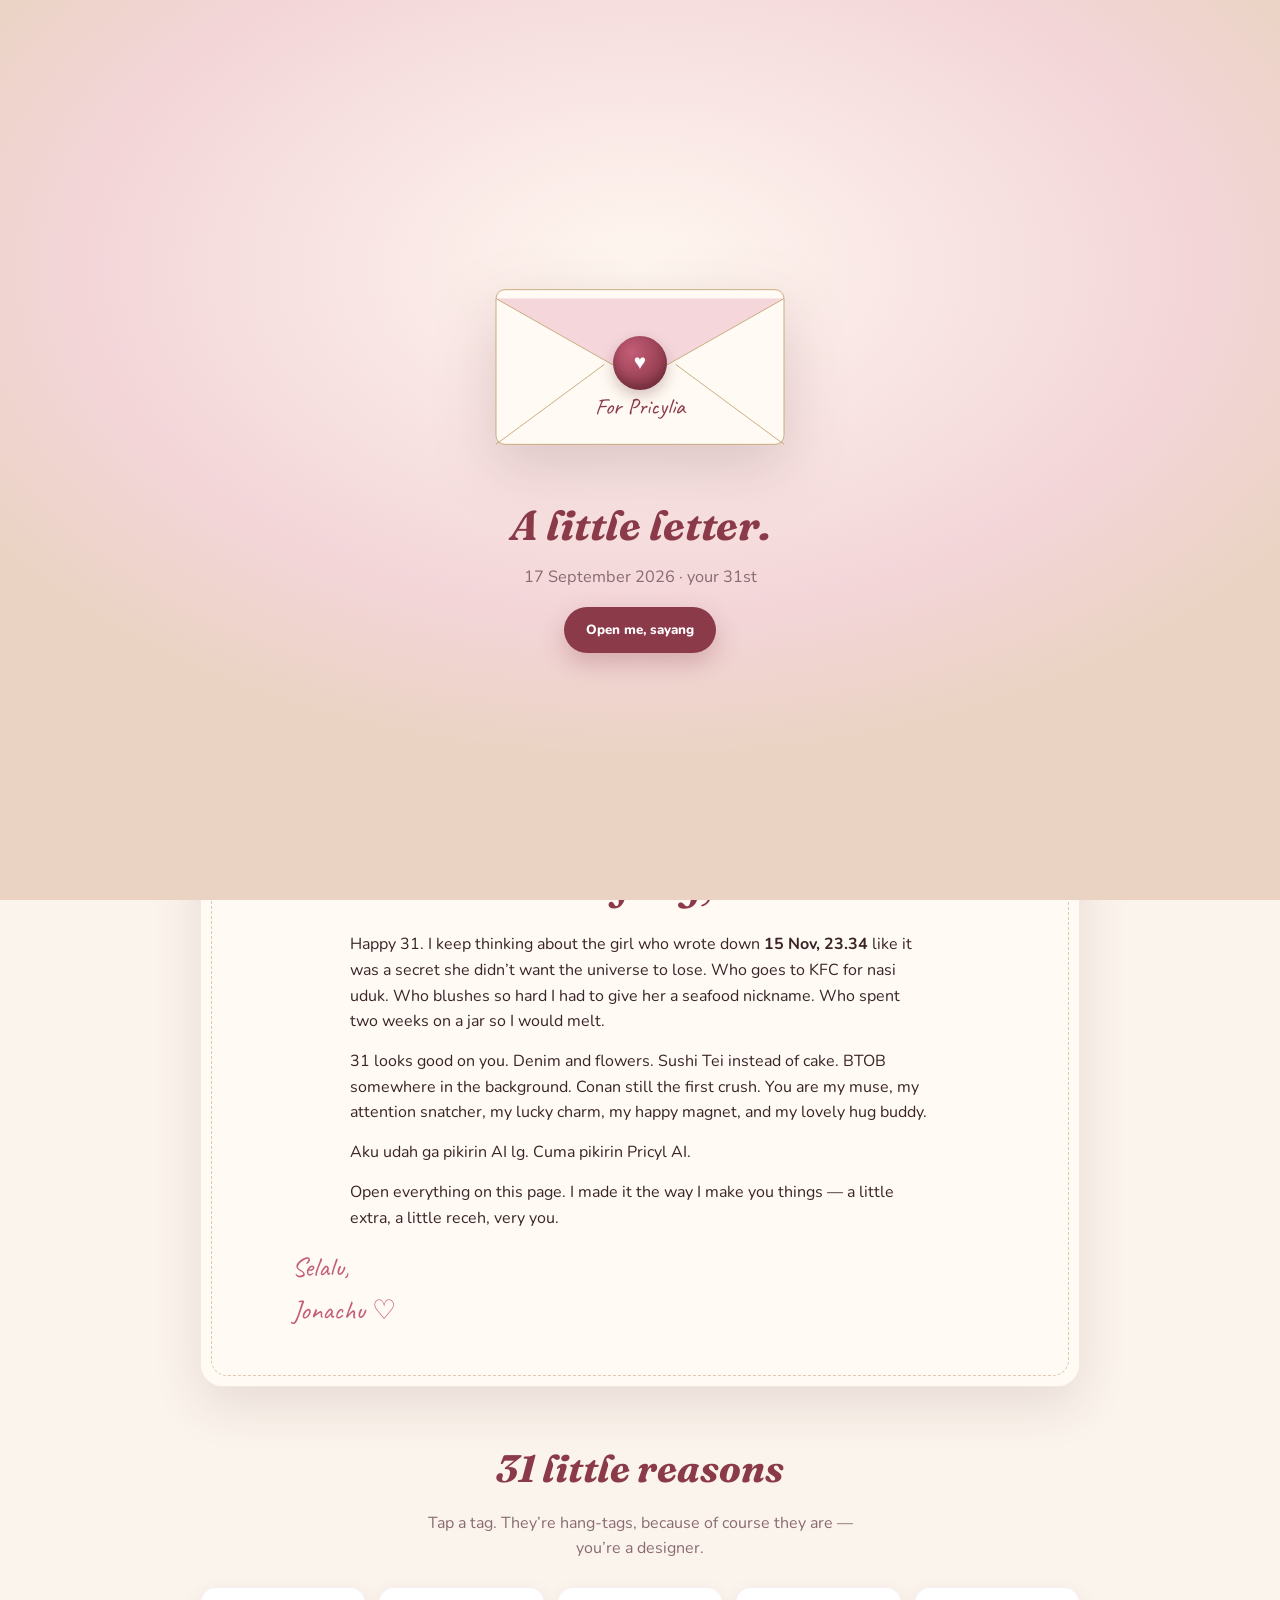
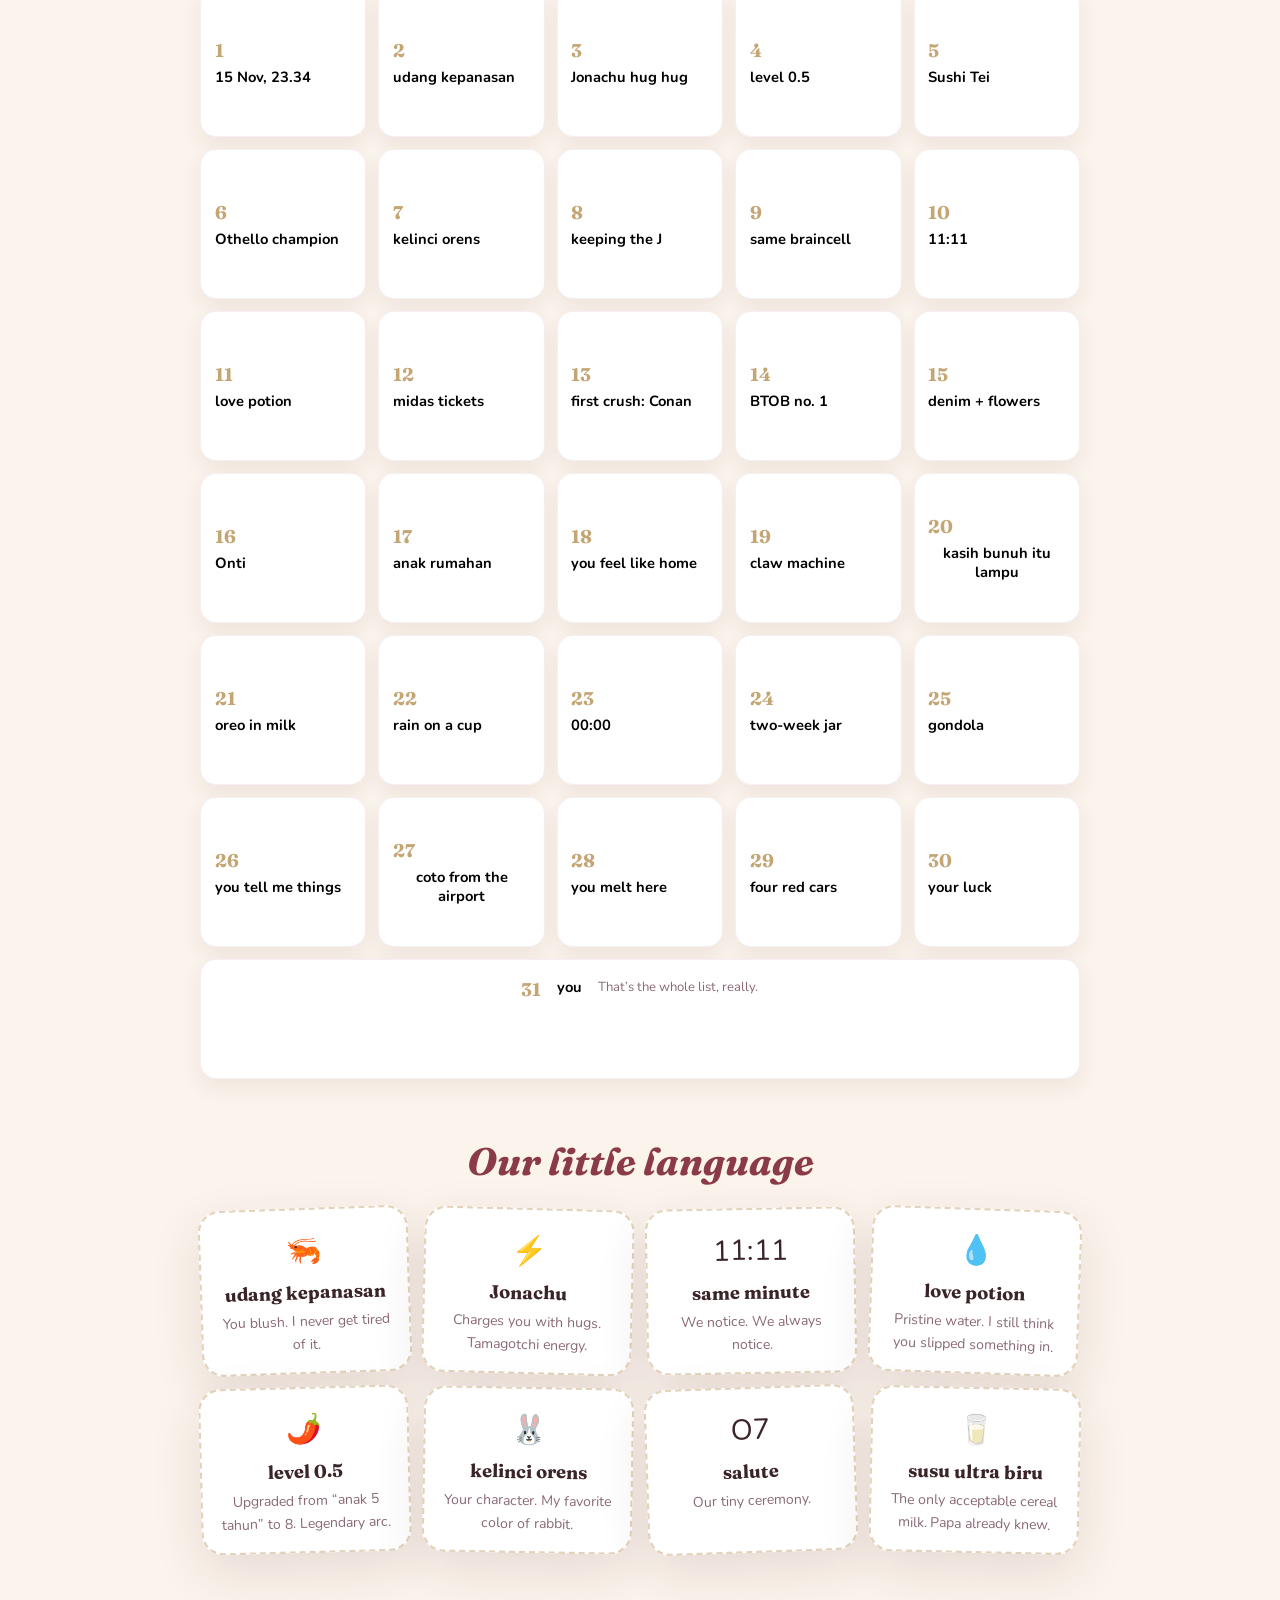
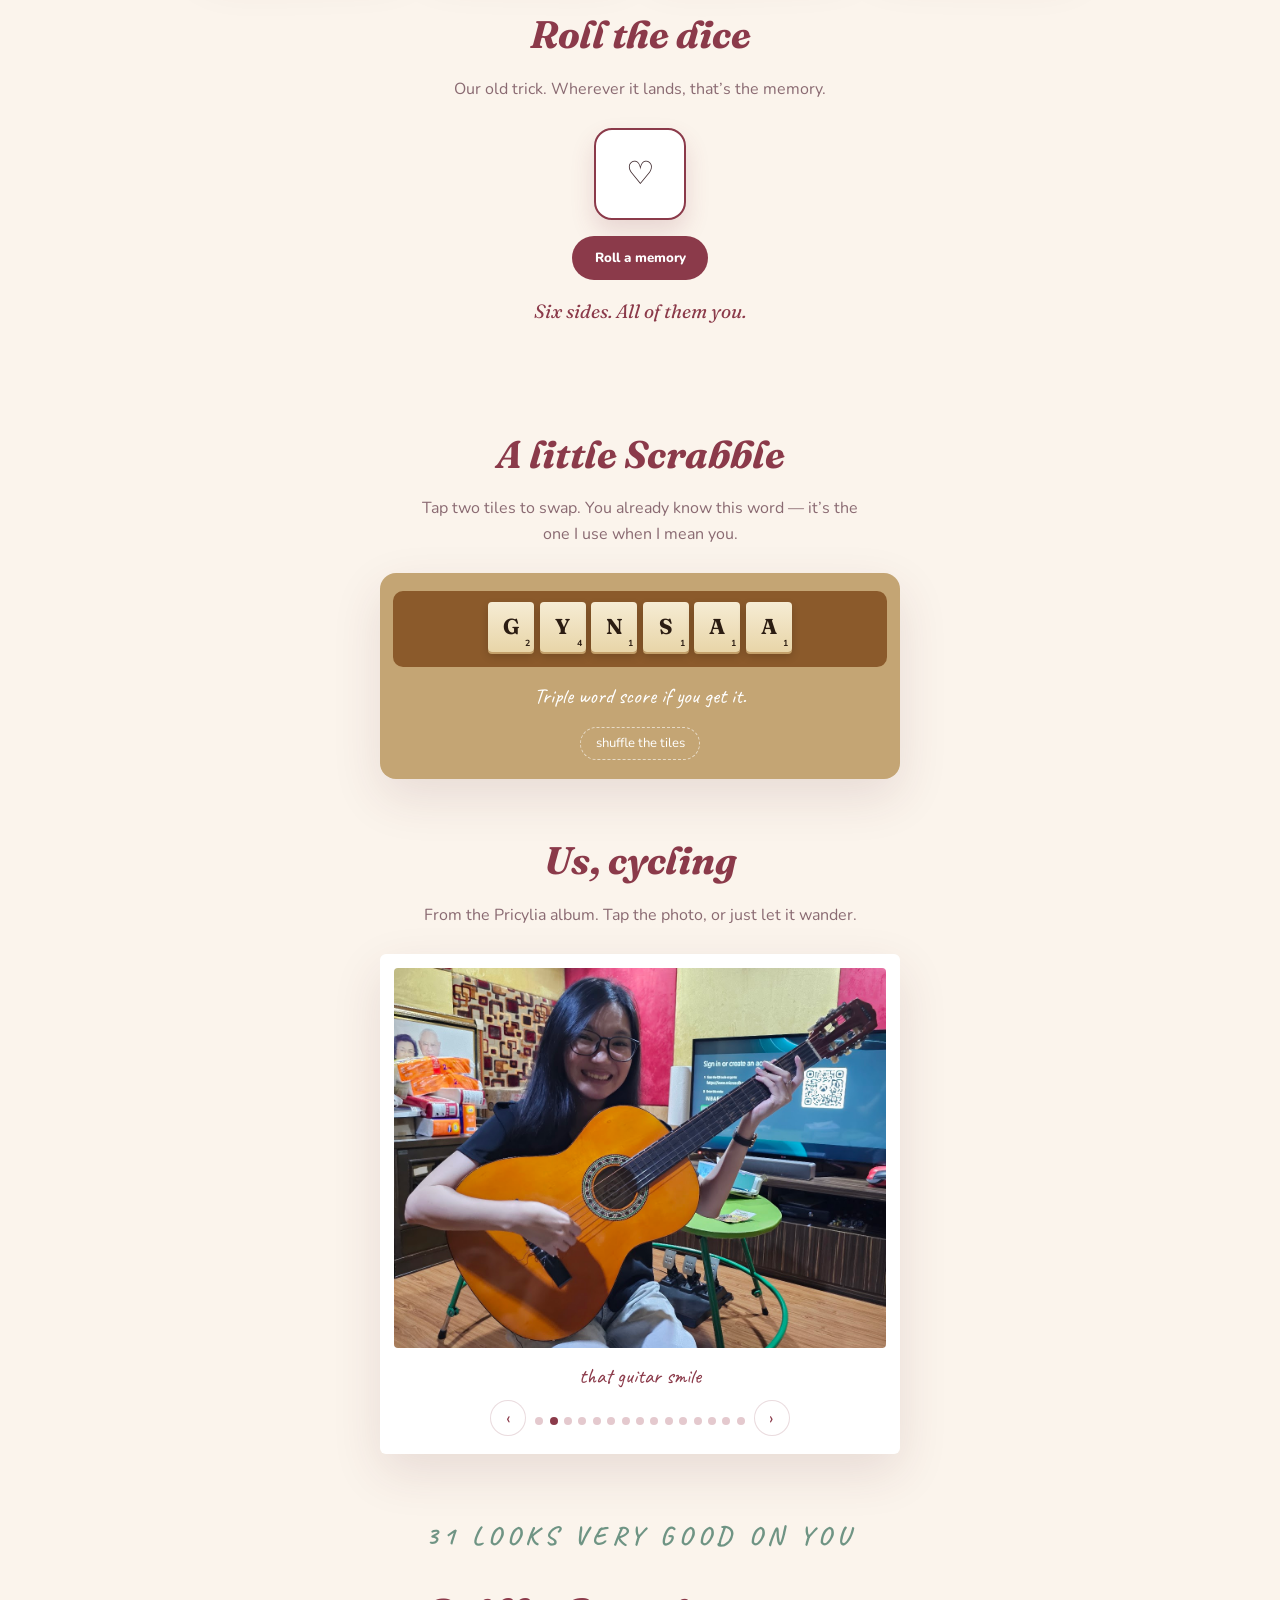
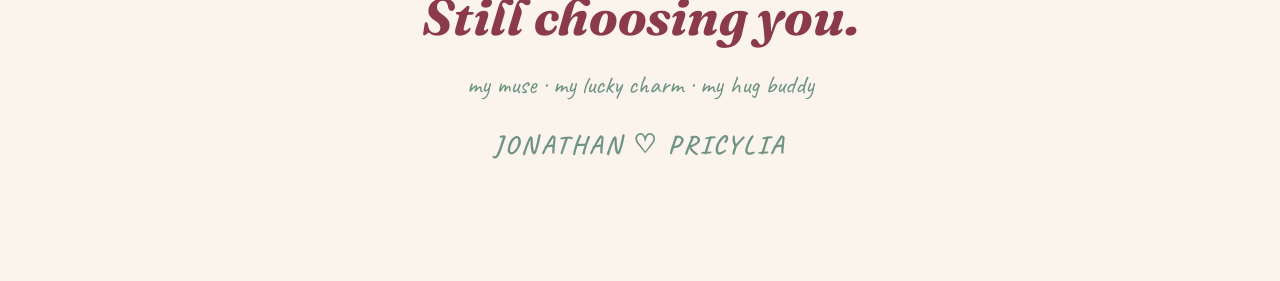
<file: birthday/index.html>
<!DOCTYPE html>
<html lang="en">
<head>
<meta charset="UTF-8">
<meta name="viewport" content="width=device-width, initial-scale=1">
<title>Happy 31st, Pricylia</title>
<meta name="description" content="A birthday letter for Pricylia — 17 September 2026.">
<meta property="og:title" content="Happy 31st, Pricylia">
<meta property="og:description" content="Open me, sayang.">
<link rel="preconnect" href="https://fonts.googleapis.com">
<link rel="preconnect" href="https://fonts.gstatic.com" crossorigin>
<link href="https://fonts.googleapis.com/css2?family=Caveat:wght@500;600;700&family=Fraunces:ital,opsz,wght@0,9..144,500;0,9..144,700;1,9..144,500;1,9..144,700&family=Nunito:wght@400;600;700;800&display=swap" rel="stylesheet">
<style>
:root{
  --cream:#fbf4ec;
  --paper:#fffaf3;
  --ink:#3a2428;
  --muted:#8a6a72;
  --rose:#c45d77;
  --maroon:#8b3a4a;
  --gold:#c4a574;
  --sage:#6f9484;
  --blush:#f4d6db;
  --petal:#e8a0b0;
  --shadow:0 18px 50px rgba(90,40,50,.12);
  --radius:22px;
}
*,*::before,*::after{box-sizing:border-box;margin:0;padding:0}
html{scroll-behavior:smooth}
body{
  font-family:'Nunito',sans-serif;
  color:var(--ink);
  background:var(--cream);
  line-height:1.6;
  overflow-x:hidden;
  min-height:100vh;
}
body::before{
  content:"";
  position:fixed;inset:0;pointer-events:none;z-index:0;
  background:
    radial-gradient(900px 500px at 10% -10%, rgba(244,214,219,.7), transparent 60%),
    radial-gradient(700px 400px at 110% 10%, rgba(196,165,116,.22), transparent 55%),
    radial-gradient(600px 500px at 50% 120%, rgba(111,148,132,.16), transparent 50%);
}
img{max-width:100%;display:block}
button{font-family:inherit;cursor:pointer}
a{color:var(--maroon)}
.wrap{position:relative;z-index:1;max-width:920px;margin:0 auto;padding:0 1.25rem 5rem}

/* Envelope gate */
.gate{
  position:fixed;inset:0;z-index:80;
  display:flex;align-items:center;justify-content:center;
  background:
    radial-gradient(800px 500px at 50% 30%, #fff7f0, #f3d5d8 70%, #ead3c2);
  transition:opacity .8s ease, visibility .8s ease;
}
.gate.open{opacity:0;visibility:hidden;pointer-events:none}
.gate-inner{text-align:center;padding:1.5rem;max-width:420px}
.envelope{
  position:relative;
  width:min(320px,78vw);margin:0 auto 1.4rem;cursor:pointer;
  filter:drop-shadow(0 20px 30px rgba(90,40,50,.18));
  transform-origin:center;
  animation:floaty 3.4s ease-in-out infinite;
}
.envelope svg{width:100%;height:auto}
.gate h1{
  font-family:'Fraunces',serif;font-style:italic;font-weight:700;
  font-size:clamp(1.8rem,5vw,2.6rem);color:var(--maroon);margin-bottom:.35rem;
}
.gate p{color:var(--muted);font-size:1.02rem}
.tap{
  display:inline-block;margin-top:1.1rem;
  background:var(--maroon);color:#fff;border:0;
  padding:.85rem 1.4rem;border-radius:999px;font-weight:800;
  box-shadow:0 10px 24px rgba(139,58,74,.28);
}
.seal{
  position:absolute;left:50%;top:52%;transform:translate(-50%,-50%);
  width:54px;height:54px;border-radius:50%;
  background:radial-gradient(circle at 35% 30%, #c45d77, #7a2d3c);
  box-shadow:inset 0 -6px 10px rgba(0,0,0,.2), 0 6px 14px rgba(90,30,40,.25);
  display:grid;place-items:center;color:#fff;font-size:1.3rem;
  pointer-events:none;
}

/* Petals */
.petals{position:fixed;inset:0;overflow:hidden;pointer-events:none;z-index:5}
.petal{
  position:absolute;top:-40px;width:12px;height:16px;border-radius:80% 0 80% 0;
  background:var(--petal);opacity:.75;
  animation:fall linear forwards;
}
.petal:nth-child(odd){background:#c4a574;border-radius:0 80% 0 80%}
.petal:nth-child(3n){background:#6f9484}

/* Hero */
.hero{text-align:center;padding:3.5rem 0 2rem}
.kicker{
  letter-spacing:.22em;text-transform:uppercase;font-size:.72rem;
  color:var(--maroon);font-weight:800;margin-bottom:.7rem;
}
.hero h1{
  font-family:'Fraunces',serif;font-style:italic;font-weight:700;
  font-size:clamp(2.4rem,8vw,4.6rem);color:var(--maroon);line-height:1.05;
}
.hero .sub{
  font-family:'Caveat',cursive;font-size:clamp(1.5rem,4vw,2.1rem);
  color:var(--sage);margin:.4rem 0 1.4rem;
}
.polaroid{
  width:min(280px,70vw);margin:0 auto 1.2rem;background:#fff;
  padding:12px 12px 36px;border-radius:4px;
  box-shadow:var(--shadow);transform:rotate(-2.4deg);
  position:relative;
}
.polaroid .slides{position:relative;height:250px;overflow:hidden;border-radius:2px}
.polaroid .slides img{
  position:absolute;inset:0;width:100%;height:100%;object-fit:cover;
  opacity:0;transition:opacity .55s ease;
}
.polaroid .slides img.on{opacity:1}
.polaroid span{
  font-family:'Caveat',cursive;font-size:1.25rem;display:block;margin-top:.55rem;color:var(--maroon);
}
.hero-nav{
  display:flex;justify-content:center;gap:.4rem;margin-top:.35rem;
}
.dot{
  width:8px;height:8px;border-radius:50%;border:0;background:#e4c9ce;padding:0;
}
.dot.on{background:var(--maroon)}
.age{
  display:inline-flex;gap:.6rem;align-items:center;justify-content:center;
  margin-top:.6rem;flex-wrap:wrap;
}
.pill{
  background:#fff;border:1px solid rgba(139,58,74,.12);
  border-radius:999px;padding:.35rem .8rem;font-size:.82rem;color:var(--muted);
}

/* Paper card */
.letter{
  background:var(--paper);
  border:1px solid rgba(139,58,74,.1);
  border-radius:var(--radius);
  padding:clamp(1.4rem,4vw,2.4rem);
  box-shadow:var(--shadow);
  position:relative;
}
.letter::after{
  content:"";position:absolute;inset:10px;border:1px dashed rgba(196,165,116,.55);
  border-radius:16px;pointer-events:none;
}
.letter h2,.section-title{
  font-family:'Fraunces',serif;font-style:italic;text-align:center;
  color:var(--maroon);font-size:clamp(1.7rem,4vw,2.4rem);margin-bottom:1rem;
}
.letter p{margin:0 auto .9rem;max-width:58ch}
.signoff{font-family:'Caveat',cursive;font-size:1.7rem;color:var(--rose);margin-top:1rem}

section{padding:3.2rem 0 0}
.lede{text-align:center;color:var(--muted);max-width:46ch;margin:-.3rem auto 1.6rem}

/* 31 reasons */
.reasons{
  display:grid;grid-template-columns:repeat(auto-fill,minmax(150px,1fr));gap:.75rem;
}
.reason{
  background:#fff;border-radius:16px;min-height:150px;padding:1rem .85rem .9rem;
  box-shadow:0 8px 22px rgba(90,40,50,.08);
  border:1px solid rgba(139,58,74,.08);
  cursor:pointer;text-align:center;
  display:flex;flex-direction:column;justify-content:center;gap:.35rem;
  transition:transform .25s ease, box-shadow .25s ease;
}
.reason:hover{transform:translateY(-4px) rotate(-.6deg);box-shadow:0 16px 30px rgba(90,40,50,.12)}
.reason .n{
  font-family:'Fraunces',serif;font-weight:700;color:var(--gold);font-size:1.15rem;
}
.reason .t{font-size:.92rem;font-weight:700;line-height:1.35}
.reason .d{display:none;font-size:.82rem;color:var(--muted)}
.reason.open .d{display:block}
.reason.open{background:linear-gradient(180deg,#fff,#fdeef1)}
.reason.featured{grid-column:1/-1;min-height:120px;flex-direction:row;gap:1rem;padding:1.1rem 1.3rem}
.reason.featured .d{display:block}

/* Stickers / jokes */
.stickers{
  display:grid;grid-template-columns:repeat(auto-fit,minmax(180px,1fr));gap:.8rem;
}
.sticker{
  background:#fff;border-radius:22px;padding:1.1rem 1rem 1rem;
  text-align:center;box-shadow:var(--shadow);
  border:2px dashed rgba(196,165,116,.5);
  transform:rotate(var(--tilt, -1deg));
}
.sticker .emo{font-size:1.8rem}
.sticker h3{font-family:'Fraunces',serif;font-size:1.15rem;margin:.25rem 0}
.sticker p{font-size:.88rem;color:var(--muted)}

/* Dice */
.dice-box{text-align:center}
.die{
  width:92px;height:92px;margin:0 auto 1rem;border-radius:18px;
  background:#fff;border:2px solid var(--maroon);
  display:grid;place-items:center;font-size:2rem;
  box-shadow:0 12px 24px rgba(139,58,74,.16);
  transition:transform .4s cubic-bezier(.2,1.4,.3,1);
}
.die.roll{transform:rotate(18deg) scale(1.08)}
.roll-btn{
  background:var(--maroon);color:#fff;border:0;border-radius:999px;
  padding:.8rem 1.4rem;font-weight:800;
}
.memory{
  margin:1rem auto 0;max-width:42ch;min-height:4.8rem;
  font-family:'Fraunces',serif;font-style:italic;font-size:1.2rem;color:var(--maroon);
}

/* Carousel */
.carousel{
  background:#fff;padding:14px 14px 18px;border-radius:6px;
  box-shadow:var(--shadow);max-width:520px;margin:0 auto;
}
.carousel-stage{
  position:relative;height:min(58vw,380px);overflow:hidden;border-radius:4px;
}
.carousel-stage img{
  position:absolute;inset:0;width:100%;height:100%;object-fit:cover;
  opacity:0;transition:opacity .6s ease;cursor:pointer;
}
.carousel-stage img.on{opacity:1}
.carousel-caption{
  font-family:'Caveat',cursive;text-align:center;margin:.7rem 0 .4rem;
  font-size:1.35rem;color:var(--maroon);min-height:1.6em;
}
.carousel-bar{display:flex;align-items:center;justify-content:center;gap:.55rem}
.arrow{
  width:36px;height:36px;border-radius:50%;border:1px solid rgba(139,58,74,.18);
  background:#fff;color:var(--maroon);font-size:1.1rem;
}
.arrow:hover{background:var(--blush)}

/* Scrabble */
.board{
  background:#c4a574;border-radius:16px;padding:1.1rem .8rem 1.2rem;
  box-shadow:var(--shadow);max-width:520px;margin:0 auto;
}
.rack{
  display:flex;justify-content:center;gap:.35rem;flex-wrap:wrap;
  background:#8b5a2b;border-radius:10px;padding:.7rem .5rem;
  min-height:76px;
}
.tile{
  width:46px;height:50px;border-radius:4px;border:0;
  background:linear-gradient(180deg,#f6ecd4,#e8d5a8);
  box-shadow:0 2px 0 #c4a06a, 0 4px 8px rgba(0,0,0,.18);
  font-family:'Fraunces',serif;font-weight:700;font-size:1.35rem;color:#2b1c12;
  position:relative;cursor:pointer;
}
.tile small{
  position:absolute;right:4px;bottom:3px;font-size:.55rem;font-family:'Nunito',sans-serif;
}
.tile.picked{outline:2px solid var(--maroon);transform:translateY(-4px)}
.tile.good{background:linear-gradient(180deg,#f3e2b0,#d4b56a)}
.scrabble-note{
  text-align:center;margin-top:.8rem;color:#fff;font-family:'Caveat',cursive;font-size:1.35rem;
  min-height:1.6em;
}
.shuffle{
  display:block;margin:.8rem auto 0;background:transparent;border:1px dashed rgba(255,255,255,.6);
  color:#fff;border-radius:999px;padding:.4rem .9rem;font-size:.82rem;
}

/* Close */
.close{
  text-align:center;padding:3.5rem 0 1rem;
}
.close h2{font-family:'Fraunces',serif;font-style:italic;font-size:clamp(2rem,6vw,3.2rem);color:var(--maroon)}
.close p{font-family:'Caveat',cursive;font-size:1.6rem;color:var(--sage);margin:.4rem 0 1.2rem}
.names{font-weight:800;letter-spacing:.12em;text-transform:uppercase;font-size:.72rem;color:var(--muted)}

.lightbox{
  position:fixed;inset:0;background:rgba(40,20,24,.86);display:none;
  align-items:center;justify-content:center;z-index:90;padding:1.5rem;
}
.lightbox.show{display:flex}
.lightbox img{max-width:min(920px,100%);max-height:88vh;border-radius:8px;box-shadow:0 20px 60px rgba(0,0,0,.4)}

@keyframes floaty{
  0%,100%{transform:translateY(0)}
  50%{transform:translateY(-8px)}
}
@keyframes fall{
  to{transform:translateY(110vh) rotate(280deg);opacity:.15}
}
@keyframes pop{
  from{opacity:0;transform:translateY(16px)}
  to{opacity:1;transform:none}
}
.reveal{opacity:0;animation:pop .7s ease forwards}
@media (prefers-reduced-motion:reduce){
  .envelope,.petal,.reveal,.reason{animation:none!important;opacity:1}
  html{scroll-behavior:auto}
}
@media (max-width:640px){
  .polaroid .slides{height:200px}
  .tile{width:40px;height:44px;font-size:1.15rem}
  .reasons{grid-template-columns:repeat(2,minmax(0,1fr))}
}
</style>
</head>
<body>
<div class="gate" id="gate">
  <div class="gate-inner">
    <div class="envelope" id="envelope" role="button" tabindex="0" aria-label="Open birthday letter">
      <svg viewBox="0 0 360 240" fill="none" aria-hidden="true">
        <rect x="18" y="48" width="324" height="174" rx="10" fill="#fffaf3" stroke="#c4a574"/>
        <path d="M18 58 L180 150 L342 58" fill="#f4d6db" stroke="#c4a574"/>
        <path d="M18 222 L140 132" stroke="#c4a574"/>
        <path d="M342 222 L220 132" stroke="#c4a574"/>
        <text x="180" y="188" text-anchor="middle" font-family="Caveat, cursive" font-size="26" fill="#8b3a4a">For Pricylia</text>
      </svg>
      <div class="seal">♥</div>
    </div>
    <h1>A little letter.</h1>
    <p>17 September 2026 · your 31st</p>
    <button class="tap" id="openBtn" type="button">Open me, sayang</button>
  </div>
</div>

<div class="petals" id="petals" hidden></div>

<main class="wrap">
  <header class="hero">
    <p class="kicker">September 17 · 2026</p>
    <div class="polaroid">
      <div class="slides" id="heroSlides"></div>
      <span id="heroCap">my muse, obviously</span>
    </div>
    <div class="hero-nav" id="heroDots"></div>
    <h1>Happy 31st,<br>Pricylia.</h1>
    <p class="sub">from your clingy Jonachu</p>
    <div class="age">
      <span class="pill">born 17.09.1995</span>
      <span class="pill">INFJ, still keeping the J</span>
      <span class="pill">Makassar → Jakarta</span>
    </div>
  </header>

  <section>
    <article class="letter">
      <h2>Sayang,</h2>
      <p>Happy 31. I keep thinking about the girl who wrote down <strong>15 Nov, 23.34</strong> like it was a secret she didn’t want the universe to lose. Who goes to KFC for nasi uduk. Who blushes so hard I had to give her a seafood nickname. Who spent two weeks on a jar so I would melt.</p>
      <p>31 looks good on you. Denim and flowers. Sushi Tei instead of cake. BTOB somewhere in the background. Conan still the first crush. You are my muse, my attention snatcher, my lucky charm, my happy magnet, and my lovely hug buddy.</p>
      <p>Aku udah ga pikirin AI lg. Cuma pikirin Pricyl AI.</p>
      <p>Open everything on this page. I made it the way I make you things — a little extra, a little receh, very you.</p>
      <p class="signoff">Selalu,<br>Jonachu ♡</p>
    </article>
  </section>

  <section>
    <h2 class="section-title">31 little reasons</h2>
    <p class="lede">Tap a tag. They’re hang-tags, because of course they are — you’re a designer.</p>
    <div class="reasons" id="reasons"></div>
  </section>

  <section>
    <h2 class="section-title">Our little language</h2>
    <div class="stickers">
      <article class="sticker" style="--tilt:-2deg"><div class="emo">🦐</div><h3>udang kepanasan</h3><p>You blush. I never get tired of it.</p></article>
      <article class="sticker" style="--tilt:1.5deg"><div class="emo">⚡</div><h3>Jonachu</h3><p>Charges you with hugs. Tamagotchi energy.</p></article>
      <article class="sticker" style="--tilt:-1deg"><div class="emo">11:11</div><h3>same minute</h3><p>We notice. We always notice.</p></article>
      <article class="sticker" style="--tilt:2deg"><div class="emo">💧</div><h3>love potion</h3><p>Pristine water. I still think you slipped something in.</p></article>
      <article class="sticker" style="--tilt:-1.5deg"><div class="emo">🌶️</div><h3>level 0.5</h3><p>Upgraded from “anak 5 tahun” to 8. Legendary arc.</p></article>
      <article class="sticker" style="--tilt:1deg"><div class="emo">🐰</div><h3>kelinci orens</h3><p>Your character. My favorite color of rabbit.</p></article>
      <article class="sticker" style="--tilt:-2deg"><div class="emo">O7</div><h3>salute</h3><p>Our tiny ceremony.</p></article>
      <article class="sticker" style="--tilt:1.2deg"><div class="emo">🥛</div><h3>susu ultra biru</h3><p>The only acceptable cereal milk. Papa already knew.</p></article>
    </div>
  </section>

  <section class="dice-box">
    <h2 class="section-title">Roll the dice</h2>
    <p class="lede">Our old trick. Wherever it lands, that’s the memory.</p>
    <div class="die" id="die">♡</div>
    <button class="roll-btn" id="roll" type="button">Roll a memory</button>
    <p class="memory" id="memory">Six sides. All of them you.</p>
  </section>

  <section>
    <h2 class="section-title">A little Scrabble</h2>
    <p class="lede">Tap two tiles to swap. You already know this word — it’s the one I use when I mean you.</p>
    <div class="board">
      <div class="rack" id="rack"></div>
      <p class="scrabble-note" id="scrabbleNote">Triple word score if you get it.</p>
      <button class="shuffle" id="shuffle" type="button">shuffle the tiles</button>
    </div>
  </section>

  <section>
    <h2 class="section-title">Us, cycling</h2>
    <p class="lede">From the Pricylia album. Tap the photo, or just let it wander.</p>
    <div class="carousel" id="carousel">
      <div class="carousel-stage" id="stage"></div>
      <p class="carousel-caption" id="cap"></p>
      <div class="carousel-bar">
        <button class="arrow" id="prev" type="button" aria-label="Previous">‹</button>
        <div class="hero-nav" id="dots"></div>
        <button class="arrow" id="next" type="button" aria-label="Next">›</button>
      </div>
    </div>
  </section>

  <section class="close">
    <p class="kicker">31 looks very good on you</p>
    <h2>Still choosing you.</h2>
    <p>my muse · my lucky charm · my hug buddy</p>
    <p class="names">Jonathan ♡ Pricylia</p>
  </section>
</main>

<div class="lightbox" id="lb" role="dialog" aria-label="Photo"><img alt=""></div>

<script>
const reasons = [
  ["15 Nov, 23.34","You wrote it down. I still get quiet about that."],
  ["udang kepanasan","Bright red. My favorite color on you."],
  ["Jonachu hug hug","Your tamagotchi. I take the job seriously."],
  ["level 0.5","The bravest tiny spice tolerance in Jakarta."],
  ["Sushi Tei","Birthday cake was never the point."],
  ["Othello champion","Whole school. Then you pretend you never want to think."],
  ["kelinci orens","I hear it and I see you."],
  ["keeping the J","Aku tetep J soalnya Jonathan. Unfair and perfect."],
  ["same braincell","The tenth time I knew I was in trouble."],
  ["11:11","A tiny holiday we invented."],
  ["love potion","I still blame the Pristine."],
  ["midas tickets","Mamamoo free. Blackpink free. Blessed."],
  ["first crush: Conan","Loyalty. I respect it."],
  ["BTOB no. 1","You went to the fan meetup alone. That’s courage."],
  ["denim + flowers","First runway, first newspaper, still the plot."],
  ["Onti","Eden tries to race you. 29-year handicap."],
  ["anak rumahan","Homebody who still says yes to the night."],
  ["you feel like home","One month in. You said it. I kept it."],
  ["claw machine","Second try. Of course."],
  ["kasih bunuh itu lampu","Makassar in your mouth. I collect the phrases."],
  ["oreo in milk","Guilty. Cute. Allowed."],
  ["rain on a cup","You painted time slowing down."],
  ["00:00","First to wish me happy birthday. I felt chosen."],
  ["two-week jar","The most dangerous handmade object I own."],
  ["gondola","KATA KAMU AKU CNTIK. Yes. I did. I do."],
  ["you tell me things","The stuff you usually swallow. Safe, with me."],
  ["coto from the airport","Straight home. No itinerary. Ikut aja."],
  ["you melt here","Survival mode off. That’s the honor."],
  ["four red cars","The night we became official. Lucky on purpose."],
  ["your luck","Winning things should be illegal at your rate."],
  ["you","That’s the whole list, really."]
];

const box = document.getElementById('reasons');
reasons.forEach(([t,d],i)=>{
  const el = document.createElement('button');
  el.className = 'reason' + (i === reasons.length-1 ? ' featured' : '');
  el.type = 'button';
  el.innerHTML = `<span class="n">${i+1}</span><span class="t">${t}</span><span class="d">${d}</span>`;
  el.addEventListener('click',()=>el.classList.toggle('open'));
  box.appendChild(el);
});

const memories = [
  "Chadol. First date. You said insightful. I was already gone.",
  "Painted cups. Yours had a handle. You put rain on it.",
  "15 November, 23.34. You catet it. I replay it.",
  "11:11. Two phones, one minute, same little gasp.",
  "You on the gondola. I told you you were beautiful. I meant it twice.",
  "Sushi Tei forever. Besties know. I know now too."
];
const die = document.getElementById('die');
const memory = document.getElementById('memory');
document.getElementById('roll').addEventListener('click',()=>{
  die.classList.add('roll');
  const pick = memories[Math.floor(Math.random()*memories.length)];
  die.textContent = ['⚀','⚁','⚂','⚃','⚄','⚅'][Math.floor(Math.random()*6)];
  memory.textContent = pick;
  setTimeout(()=>die.classList.remove('roll'),400);
});

function openLetter(){
  document.getElementById('gate').classList.add('open');
  const petals = document.getElementById('petals');
  petals.hidden = false;
  if (window.matchMedia('(prefers-reduced-motion: reduce)').matches) return;
  for(let i=0;i<28;i++){
    const p = document.createElement('i');
    p.className = 'petal';
    p.style.left = Math.random()*100+'%';
    p.style.animationDuration = (6+Math.random()*7)+'s';
    p.style.animationDelay = (Math.random()*2)+'s';
    p.style.transform = 'scale('+(0.6+Math.random()*0.8)+')';
    petals.appendChild(p);
  }
}
document.getElementById('openBtn').addEventListener('click', openLetter);
document.getElementById('envelope').addEventListener('click', openLetter);
document.getElementById('envelope').addEventListener('keydown', e=>{
  if(e.key==='Enter' || e.key===' '){ e.preventDefault(); openLetter(); }
});
if (new URLSearchParams(location.search).has('open')) openLetter();

const photos = [
  ["photos/night.jpg","night, still us"],
  ["photos/guitar.jpg","that guitar smile"],
  ["photos/expo.jpg","expo, glued together"],
  ["photos/peace.jpg","peace in a t-shirt shop"],
  ["photos/chicken.jpg","new friend: ayam kremezz"],
  ["photos/outdoor.jpg","one of those crowded days"],
  ["photos/mall.jpg","lean in"],
  ["photos/us-3.jpg","our cups"],
  ["photos/takoyaki.jpg","takoyaki face"],
  ["photos/takoyaki-smile.jpg","still takoyaki"],
  ["photos/book-of-us.jpg","book of us, vol. 1"],
  ["photos/us-7.jpg","cie happy bgt"],
  ["photos/indofood.jpg","rumah indofood"],
  ["photos/us-5.jpg","that smile"],
  ["photos/dimsum.jpg","the big table"]
];

function makeCarousel(stage, dots, caption, start, {auto=true}={}){
  let i = 0;
  photos.forEach(([src,cap],n)=>{
    const img = document.createElement('img');
    img.src = src; img.alt = cap;
    if(n===start) img.classList.add('on');
    stage.appendChild(img);
    if(dots){
      const d = document.createElement('button');
      d.className = 'dot' + (n===start?' on':'');
      d.type = 'button';
      d.addEventListener('click',()=>go(n));
      dots.appendChild(d);
    }
  });
  const imgs = [...stage.querySelectorAll('img')];
  const dotEls = dots ? [...dots.querySelectorAll('.dot')] : [];
  function go(n){
    i = (n+photos.length)%photos.length;
    imgs.forEach((im,k)=>im.classList.toggle('on', k===i));
    dotEls.forEach((d,k)=>d.classList.toggle('on', k===i));
    if(caption) caption.textContent = photos[i][1];
  }
  go(start);
  let timer;
  function play(){
    if(!auto || window.matchMedia('(prefers-reduced-motion: reduce)').matches) return;
    stop();
    timer = setInterval(()=>go(i+1), 3400);
  }
  function stop(){ if(timer) clearInterval(timer); }
  stage.addEventListener('mouseenter', stop);
  stage.addEventListener('mouseleave', play);
  play();
  return {go, next:()=>go(i+1), prev:()=>go(i-1), get i(){return i}, imgs};
}

const hero = makeCarousel(
  document.getElementById('heroSlides'),
  document.getElementById('heroDots'),
  document.getElementById('heroCap'),
  0
);
const album = makeCarousel(
  document.getElementById('stage'),
  document.getElementById('dots'),
  document.getElementById('cap'),
  1
);
document.getElementById('next').addEventListener('click', album.next);
document.getElementById('prev').addEventListener('click', album.prev);

const lb = document.getElementById('lb');
function openLb(img){
  lb.querySelector('img').src = img.src;
  lb.querySelector('img').alt = img.alt;
  lb.classList.add('show');
}
[...document.querySelectorAll('#heroSlides img, #stage img')].forEach(img=>{
  img.addEventListener('click',()=>openLb(img));
});
lb.addEventListener('click',()=>lb.classList.remove('show'));

const WORD = 'SAYANG';
const POINTS = {S:1,A:1,Y:4,N:1,G:2};
function scramble(s){
  const a = s.split('');
  for(let i=a.length-1;i>0;i--){
    const j = Math.floor(Math.random()*(i+1));
    [a[i],a[j]] = [a[j],a[i]];
  }
  return a.join('') === s ? scramble(s) : a.join('');
}
const rack = document.getElementById('rack');
const note = document.getElementById('scrabbleNote');
let tiles = [];
let picked = null;
function renderTiles(str){
  rack.innerHTML = '';
  tiles = str.split('').map((ch,idx)=>{
    const b = document.createElement('button');
    b.className = 'tile';
    b.type = 'button';
    b.dataset.i = idx;
    b.innerHTML = `${ch}<small>${POINTS[ch]||1}</small>`;
    b.addEventListener('click',()=>onTile(idx));
    rack.appendChild(b);
    return ch;
  });
  checkWord();
}
function onTile(idx){
  if(tiles.join('') === WORD) return;
  if(picked === null){
    picked = idx;
    rack.children[idx].classList.add('picked');
    return;
  }
  const a = picked, b = idx;
  [tiles[a], tiles[b]] = [tiles[b], tiles[a]];
  picked = null;
  renderTiles(tiles.join(''));
}
function checkWord(){
  const ok = tiles.join('') === WORD;
  [...rack.children].forEach(el=>el.classList.toggle('good', ok));
  note.textContent = ok
    ? 'SAYANG. Triple word score. That’s you.'
    : 'Triple word score if you get it.';
}
document.getElementById('shuffle').addEventListener('click',()=>{
  picked = null;
  renderTiles(scramble(WORD));
});
renderTiles(scramble(WORD));
</script>
</body>
</html>
</file>
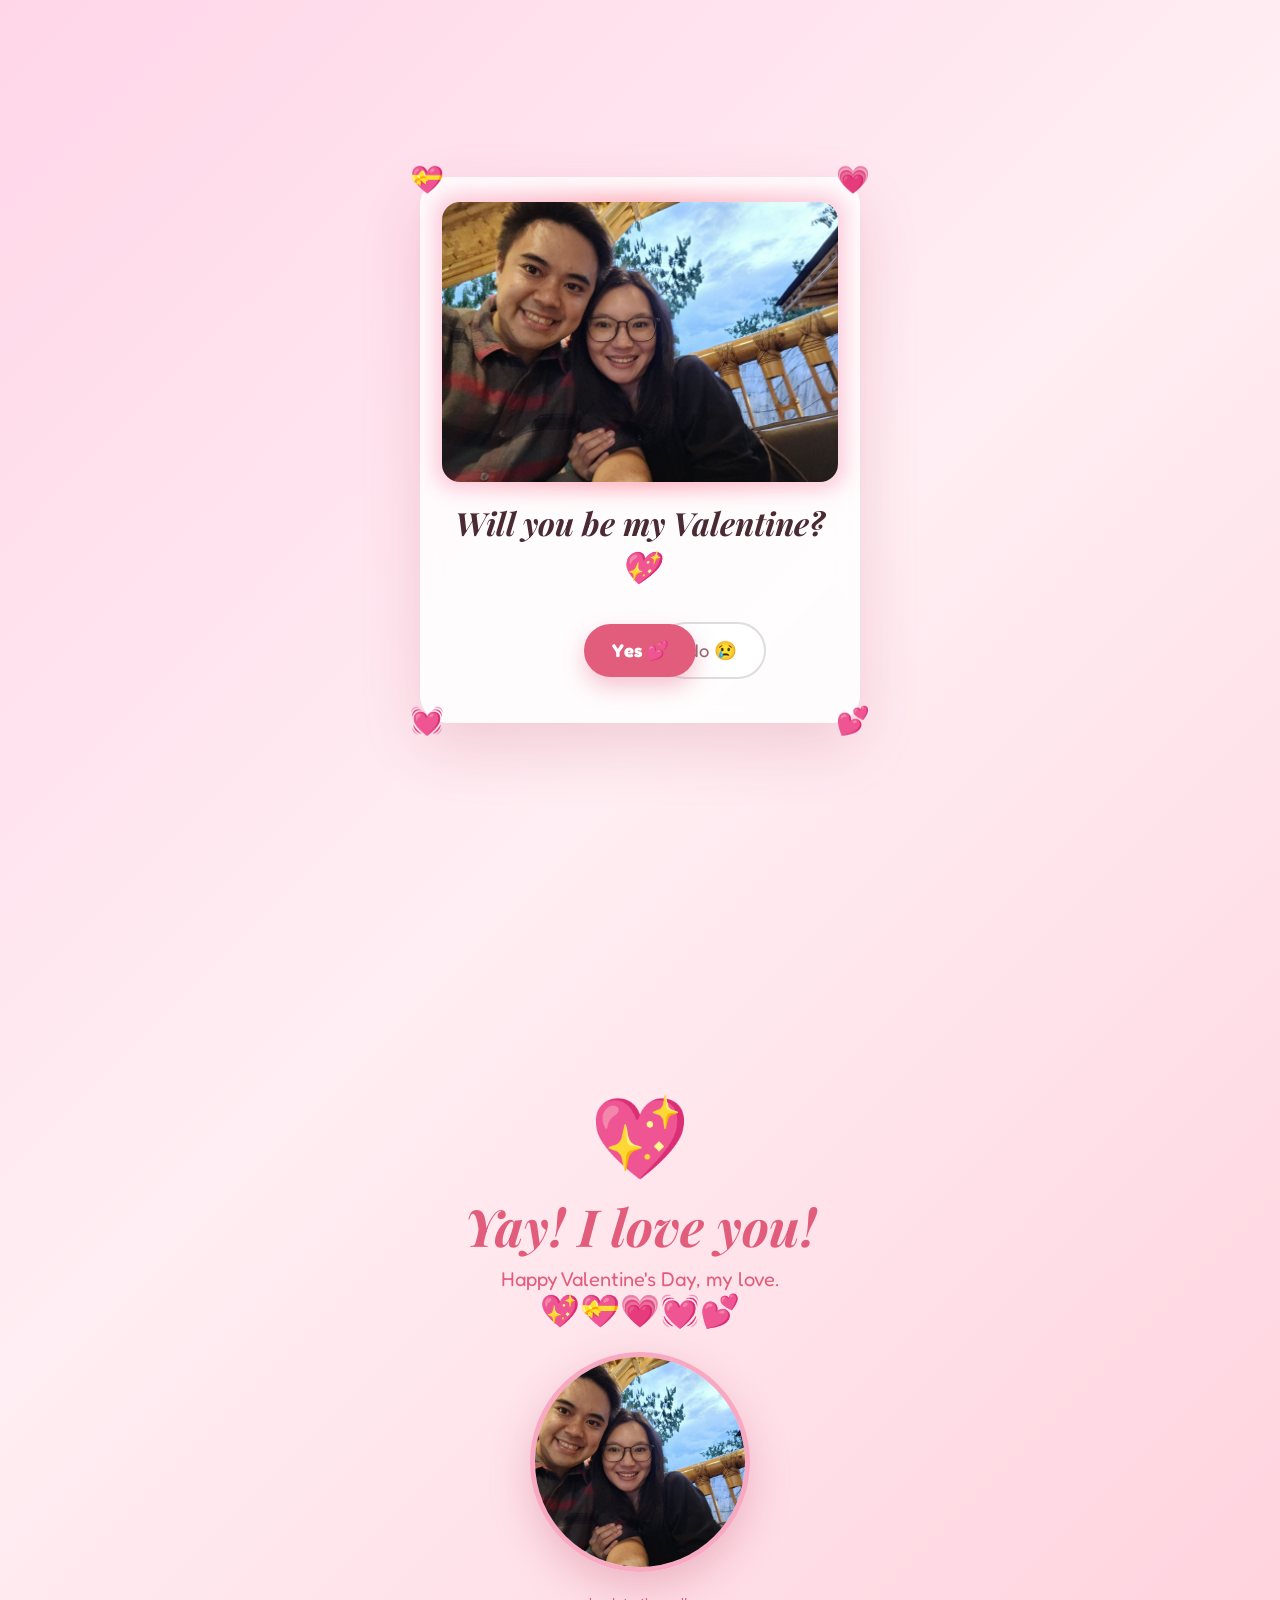
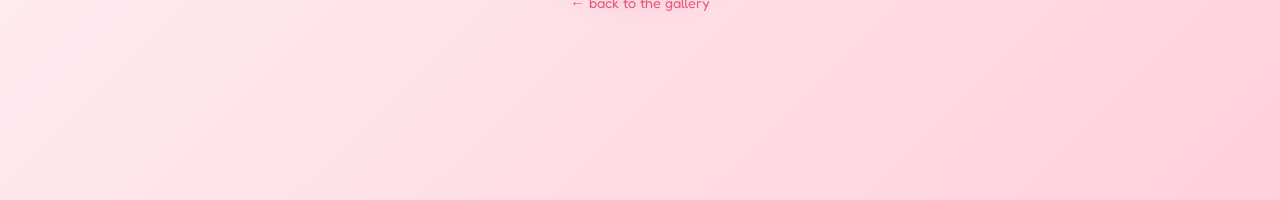
<file: valentines/index.html>
<!DOCTYPE html>
<html lang="en">
<head>
<meta charset="UTF-8">
<meta name="viewport" content="width=device-width, initial-scale=1">
<title>Will you be my Valentine?</title>
<meta name="description" content="A little Valentine for Pricylia.">
<link rel="preconnect" href="https://fonts.googleapis.com">
<link rel="preconnect" href="https://fonts.gstatic.com" crossorigin>
<link href="https://fonts.googleapis.com/css2?family=Fredoka:wght@500;600;700&family=Playfair+Display:ital,wght@1,700&display=swap" rel="stylesheet">
<style>
:root{--rose:#e25d7b;--pink:#ffd6e0;--cream:#fff7f9}
*{box-sizing:border-box;margin:0;padding:0}
html,body{min-height:100%}
body{
  font-family:'Fredoka',sans-serif;
  background:linear-gradient(135deg,#ffd6e8 0%,#ffeef3 45%,#ffd0dc 100%);
  color:#4a2a33;
  overflow:hidden;
}
.screen{
  min-height:100vh;display:flex;align-items:center;justify-content:center;
  padding:1.25rem;position:relative;
}
.card{
  background:rgba(255,255,255,.84);
  backdrop-filter:blur(10px);
  border-radius:28px;padding:1.6rem 1.4rem 1.8rem;
  max-width:440px;width:100%;text-align:center;
  box-shadow:0 24px 60px rgba(180,60,90,.18);
  position:relative;
}
.photo-wrap{position:relative;margin-bottom:1.2rem}
.glow{
  position:absolute;inset:-8px;border-radius:22px;
  background:linear-gradient(90deg,#f9a8c2,#fb7185,#f9a8c2);
  filter:blur(10px);opacity:.55;
}
.photo-wrap img{
  position:relative;width:100%;height:280px;object-fit:cover;
  border-radius:18px;display:block;
}
h1{
  font-family:'Playfair Display',serif;font-style:italic;
  font-size:clamp(1.5rem,4vw,2rem);margin-bottom:1.2rem;
}
.btns{position:relative;min-height:88px;display:flex;justify-content:center;align-items:center}
.yes,.no{
  font-family:inherit;font-size:1.15rem;border-radius:999px;cursor:pointer;
  padding:.95rem 1.7rem;border:0;
}
.yes{
  background:#e25d7b;color:#fff;font-weight:700;
  box-shadow:0 10px 22px rgba(226,93,123,.35);
  z-index:2;transition:transform .25s ease;
}
.yes:hover{background:#d14b6a}
.no{
  position:absolute;right:18%;
  background:#fff;color:#8a6a72;border:2px solid #ddd;
  transition:transform .2s ease;
}
.corner{position:absolute;font-size:1.7rem;animation:bounce 1.4s ease-in-out infinite}
.tl{top:-14px;left:-10px}
.tr{top:-14px;right:-10px;animation-delay:.5s}
.bl{bottom:-14px;left:-10px;animation-delay:.3s}
.br{bottom:-14px;right:-10px;animation-delay:.7s}
.yay{text-align:center}
.yay .big{font-size:5rem;animation:bounce 1s ease-in-out infinite}
.yay h1{color:#e25d7b;font-size:clamp(2rem,6vw,3.2rem);margin:.4rem 0}
.yay p{font-size:1.25rem;color:#e25d7b}
.yay img{
  width:220px;height:220px;object-fit:cover;border-radius:50%;
  border:5px solid #f9a8c2;margin:1.4rem auto 0;display:block;
  box-shadow:0 16px 40px rgba(180,60,90,.25);
}
.hearts span{display:inline-block;font-size:2rem;animation:bounce 1s infinite}
@keyframes bounce{
  0%,100%{transform:translateY(0)}
  50%{transform:translateY(-8px)}
}
.home{
  display:inline-block;margin-top:1.4rem;color:#e25d7b;font-size:.9rem;text-decoration:none;
}
@media (max-width:520px){
  .photo-wrap img{height:220px}
  .no{right:8%}
}
</style>
</head>
<body>
<div class="screen" id="ask">
  <div class="card" id="stage">
    <span class="corner tl">💝</span>
    <span class="corner tr">💗</span>
    <span class="corner bl">💓</span>
    <span class="corner br">💕</span>
    <div class="photo-wrap">
      <div class="glow"></div>
      <img src="/assets/valentines-Aq2B6Hbj.jpg" alt="Jonathan and Pricylia" id="vimg">
    </div>
    <h1>Will you be my Valentine? 💖</h1>
    <div class="btns">
      <button class="yes" id="yes" type="button">Yes 💕</button>
      <button class="no" id="no" type="button">No 😢</button>
    </div>
  </div>
</div>
<div class="screen yay" id="yay" hidden>
  <div>
    <div class="big">💖</div>
    <h1>Yay! I love you!</h1>
    <p>Happy Valentine's Day, my love.</p>
    <div class="hearts">
      <span>💖</span><span style="animation-delay:.1s">💝</span><span style="animation-delay:.2s">💗</span><span style="animation-delay:.3s">💓</span><span style="animation-delay:.4s">💕</span>
    </div>
    <img src="/assets/valentines-Aq2B6Hbj.jpg" alt="Us">
    <a class="home" href="/">← back to the gallery</a>
  </div>
</div>
<script>
const stage=document.getElementById('stage');
const no=document.getElementById('no');
const yes=document.getElementById('yes');
let scale=1;
function dodge(){
  const s=stage.getBoundingClientRect();
  const n=no.getBoundingClientRect();
  const maxX=s.width-n.width-40;
  const maxY=s.height-n.height-40;
  const x=(Math.random()*maxX)-maxX/2;
  const y=(Math.random()*maxY)-maxY/2;
  no.style.transform=`translate(${x}px, ${y}px)`;
  scale=Math.min(scale+0.12, 2.1);
  yes.style.transform=`scale(${scale})`;
}
no.addEventListener('mouseenter', dodge);
no.addEventListener('click', dodge);
yes.addEventListener('click', ()=>{
  document.getElementById('ask').hidden=true;
  document.getElementById('yay').hidden=false;
});
</script>
</body>
</html>
</file>
<file: assets/index-DBXOc1LH.css>
*,:before,:after{--tw-border-spacing-x: 0;--tw-border-spacing-y: 0;--tw-translate-x: 0;--tw-translate-y: 0;--tw-rotate: 0;--tw-skew-x: 0;--tw-skew-y: 0;--tw-scale-x: 1;--tw-scale-y: 1;--tw-pan-x: ;--tw-pan-y: ;--tw-pinch-zoom: ;--tw-scroll-snap-strictness: proximity;--tw-gradient-from-position: ;--tw-gradient-via-position: ;--tw-gradient-to-position: ;--tw-ordinal: ;--tw-slashed-zero: ;--tw-numeric-figure: ;--tw-numeric-spacing: ;--tw-numeric-fraction: ;--tw-ring-inset: ;--tw-ring-offset-width: 0px;--tw-ring-offset-color: #fff;--tw-ring-color: rgb(59 130 246 / .5);--tw-ring-offset-shadow: 0 0 #0000;--tw-ring-shadow: 0 0 #0000;--tw-shadow: 0 0 #0000;--tw-shadow-colored: 0 0 #0000;--tw-blur: ;--tw-brightness: ;--tw-contrast: ;--tw-grayscale: ;--tw-hue-rotate: ;--tw-invert: ;--tw-saturate: ;--tw-sepia: ;--tw-drop-shadow: ;--tw-backdrop-blur: ;--tw-backdrop-brightness: ;--tw-backdrop-contrast: ;--tw-backdrop-grayscale: ;--tw-backdrop-hue-rotate: ;--tw-backdrop-invert: ;--tw-backdrop-opacity: ;--tw-backdrop-saturate: ;--tw-backdrop-sepia: ;--tw-contain-size: ;--tw-contain-layout: ;--tw-contain-paint: ;--tw-contain-style: }::backdrop{--tw-border-spacing-x: 0;--tw-border-spacing-y: 0;--tw-translate-x: 0;--tw-translate-y: 0;--tw-rotate: 0;--tw-skew-x: 0;--tw-skew-y: 0;--tw-scale-x: 1;--tw-scale-y: 1;--tw-pan-x: ;--tw-pan-y: ;--tw-pinch-zoom: ;--tw-scroll-snap-strictness: proximity;--tw-gradient-from-position: ;--tw-gradient-via-position: ;--tw-gradient-to-position: ;--tw-ordinal: ;--tw-slashed-zero: ;--tw-numeric-figure: ;--tw-numeric-spacing: ;--tw-numeric-fraction: ;--tw-ring-inset: ;--tw-ring-offset-width: 0px;--tw-ring-offset-color: #fff;--tw-ring-color: rgb(59 130 246 / .5);--tw-ring-offset-shadow: 0 0 #0000;--tw-ring-shadow: 0 0 #0000;--tw-shadow: 0 0 #0000;--tw-shadow-colored: 0 0 #0000;--tw-blur: ;--tw-brightness: ;--tw-contrast: ;--tw-grayscale: ;--tw-hue-rotate: ;--tw-invert: ;--tw-saturate: ;--tw-sepia: ;--tw-drop-shadow: ;--tw-backdrop-blur: ;--tw-backdrop-brightness: ;--tw-backdrop-contrast: ;--tw-backdrop-grayscale: ;--tw-backdrop-hue-rotate: ;--tw-backdrop-invert: ;--tw-backdrop-opacity: ;--tw-backdrop-saturate: ;--tw-backdrop-sepia: ;--tw-contain-size: ;--tw-contain-layout: ;--tw-contain-paint: ;--tw-contain-style: }*,:before,:after{box-sizing:border-box;border-width:0;border-style:solid;border-color:#e5e7eb}:before,:after{--tw-content: ""}html,:host{line-height:1.5;-webkit-text-size-adjust:100%;-moz-tab-size:4;-o-tab-size:4;tab-size:4;font-family:ui-sans-serif,system-ui,sans-serif,"Apple Color Emoji","Segoe UI Emoji",Segoe UI Symbol,"Noto Color Emoji";font-feature-settings:normal;font-variation-settings:normal;-webkit-tap-highlight-color:transparent}body{margin:0;line-height:inherit}hr{height:0;color:inherit;border-top-width:1px}abbr:where([title]){-webkit-text-decoration:underline dotted;text-decoration:underline dotted}h1,h2,h3,h4,h5,h6{font-size:inherit;font-weight:inherit}a{color:inherit;text-decoration:inherit}b,strong{font-weight:bolder}code,kbd,samp,pre{font-family:ui-monospace,SFMono-Regular,Menlo,Monaco,Consolas,Liberation Mono,Courier New,monospace;font-feature-settings:normal;font-variation-settings:normal;font-size:1em}small{font-size:80%}sub,sup{font-size:75%;line-height:0;position:relative;vertical-align:baseline}sub{bottom:-.25em}sup{top:-.5em}table{text-indent:0;border-color:inherit;border-collapse:collapse}button,input,optgroup,select,textarea{font-family:inherit;font-feature-settings:inherit;font-variation-settings:inherit;font-size:100%;font-weight:inherit;line-height:inherit;letter-spacing:inherit;color:inherit;margin:0;padding:0}button,select{text-transform:none}button,input:where([type=button]),input:where([type=reset]),input:where([type=submit]){-webkit-appearance:button;background-color:transparent;background-image:none}:-moz-focusring{outline:auto}:-moz-ui-invalid{box-shadow:none}progress{vertical-align:baseline}::-webkit-inner-spin-button,::-webkit-outer-spin-button{height:auto}[type=search]{-webkit-appearance:textfield;outline-offset:-2px}::-webkit-search-decoration{-webkit-appearance:none}::-webkit-file-upload-button{-webkit-appearance:button;font:inherit}summary{display:list-item}blockquote,dl,dd,h1,h2,h3,h4,h5,h6,hr,figure,p,pre{margin:0}fieldset{margin:0;padding:0}legend{padding:0}ol,ul,menu{list-style:none;margin:0;padding:0}dialog{padding:0}textarea{resize:vertical}input::-moz-placeholder,textarea::-moz-placeholder{opacity:1;color:#9ca3af}input::placeholder,textarea::placeholder{opacity:1;color:#9ca3af}button,[role=button]{cursor:pointer}:disabled{cursor:default}img,svg,video,canvas,audio,iframe,embed,object{display:block;vertical-align:middle}img,video{max-width:100%;height:auto}[hidden]:where(:not([hidden=until-found])){display:none}:root{--background: 280 100% 95%;--foreground: 280 80% 20%;--card: 0 0% 100%;--card-foreground: 280 80% 20%;--popover: 0 0% 100%;--popover-foreground: 280 80% 20%;--primary: 330 100% 70%;--primary-foreground: 0 0% 100%;--secondary: 200 100% 75%;--secondary-foreground: 200 80% 20%;--muted: 280 40% 90%;--muted-foreground: 280 30% 40%;--accent: 50 100% 70%;--accent-foreground: 50 80% 20%;--destructive: 0 84.2% 60.2%;--destructive-foreground: 210 40% 98%;--border: 330 60% 80%;--input: 330 60% 80%;--ring: 330 100% 70%;--radius: 1rem;--rainbow-pink: 330 100% 70%;--rainbow-purple: 280 100% 70%;--rainbow-blue: 200 100% 70%;--rainbow-cyan: 180 100% 70%;--rainbow-green: 140 100% 70%;--rainbow-yellow: 50 100% 70%;--rainbow-orange: 30 100% 70%;--sparkle: 50 100% 80%;--magic-glow: 280 100% 80%;--sidebar-background: 0 0% 98%;--sidebar-foreground: 240 5.3% 26.1%;--sidebar-primary: 240 5.9% 10%;--sidebar-primary-foreground: 0 0% 98%;--sidebar-accent: 240 4.8% 95.9%;--sidebar-accent-foreground: 240 5.9% 10%;--sidebar-border: 220 13% 91%;--sidebar-ring: 217.2 91.2% 59.8%}.dark{--background: 280 50% 10%;--foreground: 280 20% 95%;--card: 280 50% 15%;--card-foreground: 280 20% 95%;--popover: 280 50% 15%;--popover-foreground: 280 20% 95%;--primary: 330 100% 70%;--primary-foreground: 0 0% 100%;--secondary: 200 100% 75%;--secondary-foreground: 0 0% 100%;--muted: 280 30% 25%;--muted-foreground: 280 20% 70%;--accent: 50 100% 70%;--accent-foreground: 50 80% 10%;--destructive: 0 62.8% 30.6%;--destructive-foreground: 210 40% 98%;--border: 280 30% 30%;--input: 280 30% 30%;--ring: 330 100% 70%;--sidebar-background: 240 5.9% 10%;--sidebar-foreground: 240 4.8% 95.9%;--sidebar-primary: 224.3 76.3% 48%;--sidebar-primary-foreground: 0 0% 100%;--sidebar-accent: 240 3.7% 15.9%;--sidebar-accent-foreground: 240 4.8% 95.9%;--sidebar-border: 240 3.7% 15.9%;--sidebar-ring: 217.2 91.2% 59.8%}*{border-color:hsl(var(--border))}body{background-color:hsl(var(--background));color:hsl(var(--foreground));font-family:Fredoka,Comic Neue,cursive,sans-serif;overflow-x:hidden}.container{width:100%;margin-right:auto;margin-left:auto;padding-right:2rem;padding-left:2rem}@media (min-width: 1400px){.container{max-width:1400px}}.sr-only{position:absolute;width:1px;height:1px;padding:0;margin:-1px;overflow:hidden;clip:rect(0,0,0,0);white-space:nowrap;border-width:0}.pointer-events-none{pointer-events:none}.pointer-events-auto{pointer-events:auto}.visible{visibility:visible}.invisible{visibility:hidden}.fixed{position:fixed}.absolute{position:absolute}.relative{position:relative}.-inset-2{top:-.5rem;right:-.5rem;bottom:-.5rem;left:-.5rem}.-inset-4{top:-1rem;right:-1rem;bottom:-1rem;left:-1rem}.inset-0{top:0;right:0;bottom:0;left:0}.inset-x-0{left:0;right:0}.inset-y-0{top:0;bottom:0}.-bottom-12{bottom:-3rem}.-bottom-4{bottom:-1rem}.-bottom-6{bottom:-1.5rem}.-left-12{left:-3rem}.-left-4{left:-1rem}.-left-6{left:-1.5rem}.-right-12{right:-3rem}.-right-4{right:-1rem}.-right-6{right:-1.5rem}.-top-12{top:-3rem}.-top-4{top:-1rem}.-top-6{top:-1.5rem}.bottom-0{bottom:0}.left-0{left:0}.left-1{left:.25rem}.left-1\/2{left:50%}.left-2{left:.5rem}.left-\[50\%\]{left:50%}.right-0{right:0}.right-1{right:.25rem}.right-2{right:.5rem}.right-3{right:.75rem}.right-4{right:1rem}.top-0{top:0}.top-1\.5{top:.375rem}.top-1\/2{top:50%}.top-2{top:.5rem}.top-3\.5{top:.875rem}.top-4{top:1rem}.top-\[1px\]{top:1px}.top-\[50\%\]{top:50%}.top-\[60\%\]{top:60%}.top-full{top:100%}.z-0{z-index:0}.z-10{z-index:10}.z-20{z-index:20}.z-50{z-index:50}.z-\[100\]{z-index:100}.z-\[1\]{z-index:1}.-mx-1{margin-left:-.25rem;margin-right:-.25rem}.mx-2{margin-left:.5rem;margin-right:.5rem}.mx-3\.5{margin-left:.875rem;margin-right:.875rem}.mx-auto{margin-left:auto;margin-right:auto}.my-0\.5{margin-top:.125rem;margin-bottom:.125rem}.my-1{margin-top:.25rem;margin-bottom:.25rem}.-ml-4{margin-left:-1rem}.-mt-4{margin-top:-1rem}.mb-1{margin-bottom:.25rem}.mb-2{margin-bottom:.5rem}.mb-4{margin-bottom:1rem}.mb-8{margin-bottom:2rem}.ml-1{margin-left:.25rem}.ml-auto{margin-left:auto}.mr-2{margin-right:.5rem}.mt-1\.5{margin-top:.375rem}.mt-12{margin-top:3rem}.mt-2{margin-top:.5rem}.mt-24{margin-top:6rem}.mt-4{margin-top:1rem}.mt-8{margin-top:2rem}.mt-auto{margin-top:auto}.block{display:block}.inline-block{display:inline-block}.flex{display:flex}.inline-flex{display:inline-flex}.table{display:table}.grid{display:grid}.hidden{display:none}.aspect-square{aspect-ratio:1 / 1}.aspect-video{aspect-ratio:16 / 9}.size-4{width:1rem;height:1rem}.h-1\.5{height:.375rem}.h-10{height:2.5rem}.h-11{height:2.75rem}.h-12{height:3rem}.h-2{height:.5rem}.h-2\.5{height:.625rem}.h-3{height:.75rem}.h-3\.5{height:.875rem}.h-4{height:1rem}.h-5{height:1.25rem}.h-6{height:1.5rem}.h-64{height:16rem}.h-7{height:1.75rem}.h-8{height:2rem}.h-9{height:2.25rem}.h-\[1px\]{height:1px}.h-\[var\(--radix-navigation-menu-viewport-height\)\]{height:var(--radix-navigation-menu-viewport-height)}.h-\[var\(--radix-select-trigger-height\)\]{height:var(--radix-select-trigger-height)}.h-auto{height:auto}.h-full{height:100%}.h-px{height:1px}.h-svh{height:100svh}.max-h-96{max-height:24rem}.max-h-\[300px\]{max-height:300px}.max-h-screen{max-height:100vh}.min-h-0{min-height:0px}.min-h-\[80px\]{min-height:80px}.min-h-screen{min-height:100vh}.min-h-svh{min-height:100svh}.w-0{width:0px}.w-1{width:.25rem}.w-10{width:2.5rem}.w-11{width:2.75rem}.w-2{width:.5rem}.w-2\.5{width:.625rem}.w-3{width:.75rem}.w-3\.5{width:.875rem}.w-3\/4{width:75%}.w-4{width:1rem}.w-5{width:1.25rem}.w-64{width:16rem}.w-7{width:1.75rem}.w-72{width:18rem}.w-8{width:2rem}.w-9{width:2.25rem}.w-\[--sidebar-width\]{width:var(--sidebar-width)}.w-\[100px\]{width:100px}.w-\[1px\]{width:1px}.w-auto{width:auto}.w-full{width:100%}.w-max{width:-moz-max-content;width:max-content}.w-px{width:1px}.min-w-0{min-width:0px}.min-w-5{min-width:1.25rem}.min-w-\[12rem\]{min-width:12rem}.min-w-\[8rem\]{min-width:8rem}.min-w-\[var\(--radix-select-trigger-width\)\]{min-width:var(--radix-select-trigger-width)}.max-w-5xl{max-width:64rem}.max-w-\[--skeleton-width\]{max-width:var(--skeleton-width)}.max-w-\[650px\]{max-width:650px}.max-w-lg{max-width:32rem}.max-w-max{max-width:-moz-max-content;max-width:max-content}.flex-1{flex:1 1 0%}.shrink-0{flex-shrink:0}.grow{flex-grow:1}.grow-0{flex-grow:0}.basis-full{flex-basis:100%}.caption-bottom{caption-side:bottom}.border-collapse{border-collapse:collapse}.-translate-x-1\/2{--tw-translate-x: -50%;transform:translate(var(--tw-translate-x),var(--tw-translate-y)) rotate(var(--tw-rotate)) skew(var(--tw-skew-x)) skewY(var(--tw-skew-y)) scaleX(var(--tw-scale-x)) scaleY(var(--tw-scale-y))}.-translate-x-px{--tw-translate-x: -1px;transform:translate(var(--tw-translate-x),var(--tw-translate-y)) rotate(var(--tw-rotate)) skew(var(--tw-skew-x)) skewY(var(--tw-skew-y)) scaleX(var(--tw-scale-x)) scaleY(var(--tw-scale-y))}.-translate-y-1\/2{--tw-translate-y: -50%;transform:translate(var(--tw-translate-x),var(--tw-translate-y)) rotate(var(--tw-rotate)) skew(var(--tw-skew-x)) skewY(var(--tw-skew-y)) scaleX(var(--tw-scale-x)) scaleY(var(--tw-scale-y))}.translate-x-\[-50\%\]{--tw-translate-x: -50%;transform:translate(var(--tw-translate-x),var(--tw-translate-y)) rotate(var(--tw-rotate)) skew(var(--tw-skew-x)) skewY(var(--tw-skew-y)) scaleX(var(--tw-scale-x)) scaleY(var(--tw-scale-y))}.translate-x-px{--tw-translate-x: 1px;transform:translate(var(--tw-translate-x),var(--tw-translate-y)) rotate(var(--tw-rotate)) skew(var(--tw-skew-x)) skewY(var(--tw-skew-y)) scaleX(var(--tw-scale-x)) scaleY(var(--tw-scale-y))}.translate-y-\[-50\%\]{--tw-translate-y: -50%;transform:translate(var(--tw-translate-x),var(--tw-translate-y)) rotate(var(--tw-rotate)) skew(var(--tw-skew-x)) skewY(var(--tw-skew-y)) scaleX(var(--tw-scale-x)) scaleY(var(--tw-scale-y))}.rotate-45{--tw-rotate: 45deg;transform:translate(var(--tw-translate-x),var(--tw-translate-y)) rotate(var(--tw-rotate)) skew(var(--tw-skew-x)) skewY(var(--tw-skew-y)) scaleX(var(--tw-scale-x)) scaleY(var(--tw-scale-y))}.rotate-90{--tw-rotate: 90deg;transform:translate(var(--tw-translate-x),var(--tw-translate-y)) rotate(var(--tw-rotate)) skew(var(--tw-skew-x)) skewY(var(--tw-skew-y)) scaleX(var(--tw-scale-x)) scaleY(var(--tw-scale-y))}.transform{transform:translate(var(--tw-translate-x),var(--tw-translate-y)) rotate(var(--tw-rotate)) skew(var(--tw-skew-x)) skewY(var(--tw-skew-y)) scaleX(var(--tw-scale-x)) scaleY(var(--tw-scale-y))}@keyframes bounce{0%,to{transform:translateY(-25%);animation-timing-function:cubic-bezier(.8,0,1,1)}50%{transform:none;animation-timing-function:cubic-bezier(0,0,.2,1)}}.animate-bounce{animation:bounce 1s infinite}@keyframes pulse{50%{opacity:.5}}.animate-pulse{animation:pulse 2s cubic-bezier(.4,0,.6,1) infinite}.cursor-default{cursor:default}.cursor-pointer{cursor:pointer}.touch-none{touch-action:none}.select-none{-webkit-user-select:none;-moz-user-select:none;user-select:none}.list-none{list-style-type:none}.grid-cols-1{grid-template-columns:repeat(1,minmax(0,1fr))}.flex-row{flex-direction:row}.flex-col{flex-direction:column}.flex-col-reverse{flex-direction:column-reverse}.flex-wrap{flex-wrap:wrap}.items-start{align-items:flex-start}.items-end{align-items:flex-end}.items-center{align-items:center}.items-stretch{align-items:stretch}.justify-center{justify-content:center}.justify-between{justify-content:space-between}.gap-1{gap:.25rem}.gap-1\.5{gap:.375rem}.gap-2{gap:.5rem}.gap-3{gap:.75rem}.gap-4{gap:1rem}.gap-6{gap:1.5rem}.space-x-1>:not([hidden])~:not([hidden]){--tw-space-x-reverse: 0;margin-right:calc(.25rem * var(--tw-space-x-reverse));margin-left:calc(.25rem * calc(1 - var(--tw-space-x-reverse)))}.space-x-4>:not([hidden])~:not([hidden]){--tw-space-x-reverse: 0;margin-right:calc(1rem * var(--tw-space-x-reverse));margin-left:calc(1rem * calc(1 - var(--tw-space-x-reverse)))}.space-y-1>:not([hidden])~:not([hidden]){--tw-space-y-reverse: 0;margin-top:calc(.25rem * calc(1 - var(--tw-space-y-reverse)));margin-bottom:calc(.25rem * var(--tw-space-y-reverse))}.space-y-1\.5>:not([hidden])~:not([hidden]){--tw-space-y-reverse: 0;margin-top:calc(.375rem * calc(1 - var(--tw-space-y-reverse)));margin-bottom:calc(.375rem * var(--tw-space-y-reverse))}.space-y-2>:not([hidden])~:not([hidden]){--tw-space-y-reverse: 0;margin-top:calc(.5rem * calc(1 - var(--tw-space-y-reverse)));margin-bottom:calc(.5rem * var(--tw-space-y-reverse))}.space-y-4>:not([hidden])~:not([hidden]){--tw-space-y-reverse: 0;margin-top:calc(1rem * calc(1 - var(--tw-space-y-reverse)));margin-bottom:calc(1rem * var(--tw-space-y-reverse))}.overflow-auto{overflow:auto}.overflow-hidden{overflow:hidden}.overflow-y-auto{overflow-y:auto}.overflow-x-hidden{overflow-x:hidden}.whitespace-nowrap{white-space:nowrap}.break-words{overflow-wrap:break-word}.rounded-2xl{border-radius:1rem}.rounded-3xl{border-radius:1.5rem}.rounded-\[2px\]{border-radius:2px}.rounded-\[inherit\]{border-radius:inherit}.rounded-full{border-radius:9999px}.rounded-lg{border-radius:var(--radius)}.rounded-md{border-radius:calc(var(--radius) - 2px)}.rounded-sm{border-radius:calc(var(--radius) - 4px)}.rounded-xl{border-radius:.75rem}.rounded-t-\[10px\]{border-top-left-radius:10px;border-top-right-radius:10px}.rounded-tl-sm{border-top-left-radius:calc(var(--radius) - 4px)}.border{border-width:1px}.border-2{border-width:2px}.border-4{border-width:4px}.border-\[1\.5px\]{border-width:1.5px}.border-y{border-top-width:1px;border-bottom-width:1px}.border-b{border-bottom-width:1px}.border-l{border-left-width:1px}.border-r{border-right-width:1px}.border-t{border-top-width:1px}.border-dashed{border-style:dashed}.border-none{border-style:none}.border-\[--color-border\]{border-color:var(--color-border)}.border-border\/50{border-color:hsl(var(--border) / .5)}.border-destructive{border-color:hsl(var(--destructive))}.border-destructive\/50{border-color:hsl(var(--destructive) / .5)}.border-gray-300{--tw-border-opacity: 1;border-color:rgb(209 213 219 / var(--tw-border-opacity, 1))}.border-input{border-color:hsl(var(--input))}.border-primary{border-color:hsl(var(--primary))}.border-primary\/30{border-color:hsl(var(--primary) / .3)}.border-rose-300{--tw-border-opacity: 1;border-color:rgb(253 164 175 / var(--tw-border-opacity, 1))}.border-sidebar-border{border-color:hsl(var(--sidebar-border))}.border-transparent{border-color:transparent}.border-l-transparent{border-left-color:transparent}.border-t-transparent{border-top-color:transparent}.bg-\[--color-bg\]{background-color:var(--color-bg)}.bg-accent{background-color:hsl(var(--accent))}.bg-background{background-color:hsl(var(--background))}.bg-black\/80{background-color:#000c}.bg-border{background-color:hsl(var(--border))}.bg-card{background-color:hsl(var(--card))}.bg-card\/80{background-color:hsl(var(--card) / .8)}.bg-card\/90{background-color:hsl(var(--card) / .9)}.bg-destructive{background-color:hsl(var(--destructive))}.bg-foreground{background-color:hsl(var(--foreground))}.bg-muted{background-color:hsl(var(--muted))}.bg-muted\/50{background-color:hsl(var(--muted) / .5)}.bg-popover{background-color:hsl(var(--popover))}.bg-primary{background-color:hsl(var(--primary))}.bg-primary\/80{background-color:hsl(var(--primary) / .8)}.bg-rose-400{--tw-bg-opacity: 1;background-color:rgb(251 113 133 / var(--tw-bg-opacity, 1))}.bg-secondary{background-color:hsl(var(--secondary))}.bg-sidebar{background-color:hsl(var(--sidebar-background))}.bg-sidebar-border{background-color:hsl(var(--sidebar-border))}.bg-transparent{background-color:transparent}.bg-white\/80{background-color:#fffc}.bg-gradient-to-br{background-image:linear-gradient(to bottom right,var(--tw-gradient-stops))}.bg-gradient-to-r{background-image:linear-gradient(to right,var(--tw-gradient-stops))}.bg-gradient-to-t{background-image:linear-gradient(to top,var(--tw-gradient-stops))}.from-black\/60{--tw-gradient-from: rgb(0 0 0 / .6) var(--tw-gradient-from-position);--tw-gradient-to: rgb(0 0 0 / 0) var(--tw-gradient-to-position);--tw-gradient-stops: var(--tw-gradient-from), var(--tw-gradient-to)}.from-pink-100{--tw-gradient-from: #fce7f3 var(--tw-gradient-from-position);--tw-gradient-to: rgb(252 231 243 / 0) var(--tw-gradient-to-position);--tw-gradient-stops: var(--tw-gradient-from), var(--tw-gradient-to)}.from-pink-300{--tw-gradient-from: #f9a8d4 var(--tw-gradient-from-position);--tw-gradient-to: rgb(249 168 212 / 0) var(--tw-gradient-to-position);--tw-gradient-stops: var(--tw-gradient-from), var(--tw-gradient-to)}.via-rose-300{--tw-gradient-to: rgb(253 164 175 / 0) var(--tw-gradient-to-position);--tw-gradient-stops: var(--tw-gradient-from), #fda4af var(--tw-gradient-via-position), var(--tw-gradient-to)}.via-rose-50{--tw-gradient-to: rgb(255 241 242 / 0) var(--tw-gradient-to-position);--tw-gradient-stops: var(--tw-gradient-from), #fff1f2 var(--tw-gradient-via-position), var(--tw-gradient-to)}.to-pink-200{--tw-gradient-to: #fbcfe8 var(--tw-gradient-to-position)}.to-pink-400{--tw-gradient-to: #f472b6 var(--tw-gradient-to-position)}.to-transparent{--tw-gradient-to: transparent var(--tw-gradient-to-position)}.fill-current{fill:currentColor}.object-cover{-o-object-fit:cover;object-fit:cover}.p-0{padding:0}.p-1{padding:.25rem}.p-2{padding:.5rem}.p-3{padding:.75rem}.p-4{padding:1rem}.p-6{padding:1.5rem}.p-8{padding:2rem}.p-\[1px\]{padding:1px}.px-1{padding-left:.25rem;padding-right:.25rem}.px-2{padding-left:.5rem;padding-right:.5rem}.px-2\.5{padding-left:.625rem;padding-right:.625rem}.px-3{padding-left:.75rem;padding-right:.75rem}.px-4{padding-left:1rem;padding-right:1rem}.px-5{padding-left:1.25rem;padding-right:1.25rem}.px-8{padding-left:2rem;padding-right:2rem}.py-0\.5{padding-top:.125rem;padding-bottom:.125rem}.py-1{padding-top:.25rem;padding-bottom:.25rem}.py-1\.5{padding-top:.375rem;padding-bottom:.375rem}.py-12{padding-top:3rem;padding-bottom:3rem}.py-2{padding-top:.5rem;padding-bottom:.5rem}.py-3{padding-top:.75rem;padding-bottom:.75rem}.py-4{padding-top:1rem;padding-bottom:1rem}.py-6{padding-top:1.5rem;padding-bottom:1.5rem}.py-8{padding-top:2rem;padding-bottom:2rem}.pb-3{padding-bottom:.75rem}.pb-4{padding-bottom:1rem}.pl-2\.5{padding-left:.625rem}.pl-4{padding-left:1rem}.pl-8{padding-left:2rem}.pr-2{padding-right:.5rem}.pr-2\.5{padding-right:.625rem}.pr-8{padding-right:2rem}.pt-0{padding-top:0}.pt-1{padding-top:.25rem}.pt-3{padding-top:.75rem}.pt-4{padding-top:1rem}.text-left{text-align:left}.text-center{text-align:center}.align-middle{vertical-align:middle}.font-display{font-family:Fredoka,cursive,sans-serif}.font-fun{font-family:Comic Neue,cursive,sans-serif}.font-mono{font-family:ui-monospace,SFMono-Regular,Menlo,Monaco,Consolas,Liberation Mono,Courier New,monospace}.text-2xl{font-size:1.5rem;line-height:2rem}.text-3xl{font-size:1.875rem;line-height:2.25rem}.text-4xl{font-size:2.25rem;line-height:2.5rem}.text-8xl{font-size:6rem;line-height:1}.text-\[0\.8rem\]{font-size:.8rem}.text-base{font-size:1rem;line-height:1.5rem}.text-lg{font-size:1.125rem;line-height:1.75rem}.text-sm{font-size:.875rem;line-height:1.25rem}.text-xl{font-size:1.25rem;line-height:1.75rem}.text-xs{font-size:.75rem;line-height:1rem}.font-bold{font-weight:700}.font-medium{font-weight:500}.font-normal{font-weight:400}.font-semibold{font-weight:600}.italic{font-style:italic}.tabular-nums{--tw-numeric-spacing: tabular-nums;font-variant-numeric:var(--tw-ordinal) var(--tw-slashed-zero) var(--tw-numeric-figure) var(--tw-numeric-spacing) var(--tw-numeric-fraction)}.leading-none{line-height:1}.tracking-tight{letter-spacing:-.025em}.tracking-widest{letter-spacing:.1em}.text-accent-foreground{color:hsl(var(--accent-foreground))}.text-card-foreground{color:hsl(var(--card-foreground))}.text-current{color:currentColor}.text-destructive{color:hsl(var(--destructive))}.text-destructive-foreground{color:hsl(var(--destructive-foreground))}.text-foreground{color:hsl(var(--foreground))}.text-foreground\/50{color:hsl(var(--foreground) / .5)}.text-gray-500{--tw-text-opacity: 1;color:rgb(107 114 128 / var(--tw-text-opacity, 1))}.text-gray-800{--tw-text-opacity: 1;color:rgb(31 41 55 / var(--tw-text-opacity, 1))}.text-muted-foreground{color:hsl(var(--muted-foreground))}.text-popover-foreground{color:hsl(var(--popover-foreground))}.text-primary{color:hsl(var(--primary))}.text-primary-foreground{color:hsl(var(--primary-foreground))}.text-rose-400{--tw-text-opacity: 1;color:rgb(251 113 133 / var(--tw-text-opacity, 1))}.text-rose-500{--tw-text-opacity: 1;color:rgb(244 63 94 / var(--tw-text-opacity, 1))}.text-secondary-foreground{color:hsl(var(--secondary-foreground))}.text-sidebar-foreground{color:hsl(var(--sidebar-foreground))}.text-sidebar-foreground\/70{color:hsl(var(--sidebar-foreground) / .7)}.text-white{--tw-text-opacity: 1;color:rgb(255 255 255 / var(--tw-text-opacity, 1))}.underline{text-decoration-line:underline}.underline-offset-4{text-underline-offset:4px}.opacity-0{opacity:0}.opacity-50{opacity:.5}.opacity-60{opacity:.6}.opacity-70{opacity:.7}.opacity-75{opacity:.75}.opacity-90{opacity:.9}.shadow-2xl{--tw-shadow: 0 25px 50px -12px rgb(0 0 0 / .25);--tw-shadow-colored: 0 25px 50px -12px var(--tw-shadow-color);box-shadow:var(--tw-ring-offset-shadow, 0 0 #0000),var(--tw-ring-shadow, 0 0 #0000),var(--tw-shadow)}.shadow-\[0_0_0_1px_hsl\(var\(--sidebar-border\)\)\]{--tw-shadow: 0 0 0 1px hsl(var(--sidebar-border));--tw-shadow-colored: 0 0 0 1px var(--tw-shadow-color);box-shadow:var(--tw-ring-offset-shadow, 0 0 #0000),var(--tw-ring-shadow, 0 0 #0000),var(--tw-shadow)}.shadow-lg{--tw-shadow: 0 10px 15px -3px rgb(0 0 0 / .1), 0 4px 6px -4px rgb(0 0 0 / .1);--tw-shadow-colored: 0 10px 15px -3px var(--tw-shadow-color), 0 4px 6px -4px var(--tw-shadow-color);box-shadow:var(--tw-ring-offset-shadow, 0 0 #0000),var(--tw-ring-shadow, 0 0 #0000),var(--tw-shadow)}.shadow-md{--tw-shadow: 0 4px 6px -1px rgb(0 0 0 / .1), 0 2px 4px -2px rgb(0 0 0 / .1);--tw-shadow-colored: 0 4px 6px -1px var(--tw-shadow-color), 0 2px 4px -2px var(--tw-shadow-color);box-shadow:var(--tw-ring-offset-shadow, 0 0 #0000),var(--tw-ring-shadow, 0 0 #0000),var(--tw-shadow)}.shadow-none{--tw-shadow: 0 0 #0000;--tw-shadow-colored: 0 0 #0000;box-shadow:var(--tw-ring-offset-shadow, 0 0 #0000),var(--tw-ring-shadow, 0 0 #0000),var(--tw-shadow)}.shadow-sm{--tw-shadow: 0 1px 2px 0 rgb(0 0 0 / .05);--tw-shadow-colored: 0 1px 2px 0 var(--tw-shadow-color);box-shadow:var(--tw-ring-offset-shadow, 0 0 #0000),var(--tw-ring-shadow, 0 0 #0000),var(--tw-shadow)}.shadow-xl{--tw-shadow: 0 20px 25px -5px rgb(0 0 0 / .1), 0 8px 10px -6px rgb(0 0 0 / .1);--tw-shadow-colored: 0 20px 25px -5px var(--tw-shadow-color), 0 8px 10px -6px var(--tw-shadow-color);box-shadow:var(--tw-ring-offset-shadow, 0 0 #0000),var(--tw-ring-shadow, 0 0 #0000),var(--tw-shadow)}.outline-none{outline:2px solid transparent;outline-offset:2px}.outline{outline-style:solid}.ring-0{--tw-ring-offset-shadow: var(--tw-ring-inset) 0 0 0 var(--tw-ring-offset-width) var(--tw-ring-offset-color);--tw-ring-shadow: var(--tw-ring-inset) 0 0 0 calc(0px + var(--tw-ring-offset-width)) var(--tw-ring-color);box-shadow:var(--tw-ring-offset-shadow),var(--tw-ring-shadow),var(--tw-shadow, 0 0 #0000)}.ring-2{--tw-ring-offset-shadow: var(--tw-ring-inset) 0 0 0 var(--tw-ring-offset-width) var(--tw-ring-offset-color);--tw-ring-shadow: var(--tw-ring-inset) 0 0 0 calc(2px + var(--tw-ring-offset-width)) var(--tw-ring-color);box-shadow:var(--tw-ring-offset-shadow),var(--tw-ring-shadow),var(--tw-shadow, 0 0 #0000)}.ring-ring{--tw-ring-color: hsl(var(--ring))}.ring-sidebar-ring{--tw-ring-color: hsl(var(--sidebar-ring))}.ring-offset-background{--tw-ring-offset-color: hsl(var(--background))}.blur{--tw-blur: blur(8px);filter:var(--tw-blur) var(--tw-brightness) var(--tw-contrast) var(--tw-grayscale) var(--tw-hue-rotate) var(--tw-invert) var(--tw-saturate) var(--tw-sepia) var(--tw-drop-shadow)}.blur-xl{--tw-blur: blur(24px);filter:var(--tw-blur) var(--tw-brightness) var(--tw-contrast) var(--tw-grayscale) var(--tw-hue-rotate) var(--tw-invert) var(--tw-saturate) var(--tw-sepia) var(--tw-drop-shadow)}.drop-shadow-lg{--tw-drop-shadow: drop-shadow(0 10px 8px rgb(0 0 0 / .04)) drop-shadow(0 4px 3px rgb(0 0 0 / .1));filter:var(--tw-blur) var(--tw-brightness) var(--tw-contrast) var(--tw-grayscale) var(--tw-hue-rotate) var(--tw-invert) var(--tw-saturate) var(--tw-sepia) var(--tw-drop-shadow)}.filter{filter:var(--tw-blur) var(--tw-brightness) var(--tw-contrast) var(--tw-grayscale) var(--tw-hue-rotate) var(--tw-invert) var(--tw-saturate) var(--tw-sepia) var(--tw-drop-shadow)}.backdrop-blur-sm{--tw-backdrop-blur: blur(4px);-webkit-backdrop-filter:var(--tw-backdrop-blur) var(--tw-backdrop-brightness) var(--tw-backdrop-contrast) var(--tw-backdrop-grayscale) var(--tw-backdrop-hue-rotate) var(--tw-backdrop-invert) var(--tw-backdrop-opacity) var(--tw-backdrop-saturate) var(--tw-backdrop-sepia);backdrop-filter:var(--tw-backdrop-blur) var(--tw-backdrop-brightness) var(--tw-backdrop-contrast) var(--tw-backdrop-grayscale) var(--tw-backdrop-hue-rotate) var(--tw-backdrop-invert) var(--tw-backdrop-opacity) var(--tw-backdrop-saturate) var(--tw-backdrop-sepia)}.transition{transition-property:color,background-color,border-color,text-decoration-color,fill,stroke,opacity,box-shadow,transform,filter,-webkit-backdrop-filter;transition-property:color,background-color,border-color,text-decoration-color,fill,stroke,opacity,box-shadow,transform,filter,backdrop-filter;transition-property:color,background-color,border-color,text-decoration-color,fill,stroke,opacity,box-shadow,transform,filter,backdrop-filter,-webkit-backdrop-filter;transition-timing-function:cubic-bezier(.4,0,.2,1);transition-duration:.15s}.transition-\[left\,right\,width\]{transition-property:left,right,width;transition-timing-function:cubic-bezier(.4,0,.2,1);transition-duration:.15s}.transition-\[margin\,opa\]{transition-property:margin,opa;transition-timing-function:cubic-bezier(.4,0,.2,1);transition-duration:.15s}.transition-\[width\,height\,padding\]{transition-property:width,height,padding;transition-timing-function:cubic-bezier(.4,0,.2,1);transition-duration:.15s}.transition-\[width\]{transition-property:width;transition-timing-function:cubic-bezier(.4,0,.2,1);transition-duration:.15s}.transition-all{transition-property:all;transition-timing-function:cubic-bezier(.4,0,.2,1);transition-duration:.15s}.transition-colors{transition-property:color,background-color,border-color,text-decoration-color,fill,stroke;transition-timing-function:cubic-bezier(.4,0,.2,1);transition-duration:.15s}.transition-opacity{transition-property:opacity;transition-timing-function:cubic-bezier(.4,0,.2,1);transition-duration:.15s}.transition-transform{transition-property:transform;transition-timing-function:cubic-bezier(.4,0,.2,1);transition-duration:.15s}.duration-1000{transition-duration:1s}.duration-200{transition-duration:.2s}.duration-300{transition-duration:.3s}.ease-in-out{transition-timing-function:cubic-bezier(.4,0,.2,1)}.ease-linear{transition-timing-function:linear}@keyframes enter{0%{opacity:var(--tw-enter-opacity, 1);transform:translate3d(var(--tw-enter-translate-x, 0),var(--tw-enter-translate-y, 0),0) scale3d(var(--tw-enter-scale, 1),var(--tw-enter-scale, 1),var(--tw-enter-scale, 1)) rotate(var(--tw-enter-rotate, 0))}}@keyframes exit{to{opacity:var(--tw-exit-opacity, 1);transform:translate3d(var(--tw-exit-translate-x, 0),var(--tw-exit-translate-y, 0),0) scale3d(var(--tw-exit-scale, 1),var(--tw-exit-scale, 1),var(--tw-exit-scale, 1)) rotate(var(--tw-exit-rotate, 0))}}.animate-in{animation-name:enter;animation-duration:.15s;--tw-enter-opacity: initial;--tw-enter-scale: initial;--tw-enter-rotate: initial;--tw-enter-translate-x: initial;--tw-enter-translate-y: initial}.fade-in-0{--tw-enter-opacity: 0}.fade-in-80{--tw-enter-opacity: .8}.zoom-in-95{--tw-enter-scale: .95}.duration-1000{animation-duration:1s}.duration-200{animation-duration:.2s}.duration-300{animation-duration:.3s}.ease-in-out{animation-timing-function:cubic-bezier(.4,0,.2,1)}.ease-linear{animation-timing-function:linear}.rainbow-bg{background:linear-gradient(124deg,hsl(var(--rainbow-pink)),hsl(var(--rainbow-purple)),hsl(var(--rainbow-blue)),hsl(var(--rainbow-cyan)),hsl(var(--rainbow-green)),hsl(var(--rainbow-yellow)),hsl(var(--rainbow-orange)),hsl(var(--rainbow-pink)));background-size:400% 400%;animation:rainbow-shift 8s ease infinite}.rainbow-text{background:linear-gradient(90deg,hsl(var(--rainbow-pink)),hsl(var(--rainbow-purple)),hsl(var(--rainbow-blue)),hsl(var(--rainbow-cyan)),hsl(var(--rainbow-green)),hsl(var(--rainbow-yellow)),hsl(var(--rainbow-orange)));background-size:200% auto;-webkit-background-clip:text;background-clip:text;-webkit-text-fill-color:transparent;animation:rainbow-text-shift 3s linear infinite}.float-animation{animation:float 3s ease-in-out infinite}.bounce-animation{animation:bounce 1s ease-in-out infinite}.sparkle-animation{animation:sparkle 1.5s ease-in-out infinite}.spin-slow{animation:spin 8s linear infinite}.wiggle-animation{animation:wiggle .5s ease-in-out infinite}.pulse-glow{animation:pulse-glow 2s ease-in-out infinite}.marquee{animation:marquee 15s linear infinite}.marquee-reverse{animation:marquee-reverse 12s linear infinite}.photo-frame{border:8px solid transparent;background:linear-gradient(#fff,#fff) padding-box,linear-gradient(45deg,hsl(var(--rainbow-pink)),hsl(var(--rainbow-purple)),hsl(var(--rainbow-blue)),hsl(var(--rainbow-cyan)),hsl(var(--rainbow-green)),hsl(var(--rainbow-yellow)),hsl(var(--rainbow-orange)),hsl(var(--rainbow-pink))) border-box;background-size:100% 100%,400% 400%;animation:rainbow-shift 4s ease infinite;box-shadow:0 0 30px hsl(var(--rainbow-pink) / .5),0 0 60px hsl(var(--rainbow-purple) / .3),0 0 90px hsl(var(--rainbow-blue) / .2)}@keyframes rainbow-shift{0%,to{background-position:0% 50%}50%{background-position:100% 50%}}@keyframes rainbow-text-shift{0%{background-position:0% center}to{background-position:200% center}}@keyframes float{0%,to{transform:translateY(0) rotate(0)}50%{transform:translateY(-20px) rotate(5deg)}}@keyframes bounce{0%,to{transform:translateY(0)}50%{transform:translateY(-15px)}}@keyframes sparkle{0%,to{opacity:1;transform:scale(1)}50%{opacity:.5;transform:scale(1.2)}}@keyframes wiggle{0%,to{transform:rotate(-3deg)}50%{transform:rotate(3deg)}}@keyframes pulse-glow{0%,to{box-shadow:0 0 20px hsl(var(--rainbow-pink) / .6),0 0 40px hsl(var(--rainbow-purple) / .4)}50%{box-shadow:0 0 40px hsl(var(--rainbow-pink) / .8),0 0 80px hsl(var(--rainbow-purple) / .6),0 0 120px hsl(var(--rainbow-blue) / .4)}}@keyframes marquee{0%{transform:translate(100%)}to{transform:translate(-100%)}}@keyframes marquee-reverse{0%{transform:translate(-100%)}to{transform:translate(100%)}}@keyframes spin{0%{transform:rotate(0)}to{transform:rotate(360deg)}}.file\:border-0::file-selector-button{border-width:0px}.file\:bg-transparent::file-selector-button{background-color:transparent}.file\:text-sm::file-selector-button{font-size:.875rem;line-height:1.25rem}.file\:font-medium::file-selector-button{font-weight:500}.file\:text-foreground::file-selector-button{color:hsl(var(--foreground))}.placeholder\:text-muted-foreground::-moz-placeholder{color:hsl(var(--muted-foreground))}.placeholder\:text-muted-foreground::placeholder{color:hsl(var(--muted-foreground))}.after\:absolute:after{content:var(--tw-content);position:absolute}.after\:-inset-2:after{content:var(--tw-content);top:-.5rem;right:-.5rem;bottom:-.5rem;left:-.5rem}.after\:inset-y-0:after{content:var(--tw-content);top:0;bottom:0}.after\:left-1\/2:after{content:var(--tw-content);left:50%}.after\:w-1:after{content:var(--tw-content);width:.25rem}.after\:w-\[2px\]:after{content:var(--tw-content);width:2px}.after\:-translate-x-1\/2:after{content:var(--tw-content);--tw-translate-x: -50%;transform:translate(var(--tw-translate-x),var(--tw-translate-y)) rotate(var(--tw-rotate)) skew(var(--tw-skew-x)) skewY(var(--tw-skew-y)) scaleX(var(--tw-scale-x)) scaleY(var(--tw-scale-y))}.first\:rounded-l-md:first-child{border-top-left-radius:calc(var(--radius) - 2px);border-bottom-left-radius:calc(var(--radius) - 2px)}.first\:border-l:first-child{border-left-width:1px}.last\:rounded-r-md:last-child{border-top-right-radius:calc(var(--radius) - 2px);border-bottom-right-radius:calc(var(--radius) - 2px)}.focus-within\:relative:focus-within{position:relative}.focus-within\:z-20:focus-within{z-index:20}.hover\:scale-105:hover{--tw-scale-x: 1.05;--tw-scale-y: 1.05;transform:translate(var(--tw-translate-x),var(--tw-translate-y)) rotate(var(--tw-rotate)) skew(var(--tw-skew-x)) skewY(var(--tw-skew-y)) scaleX(var(--tw-scale-x)) scaleY(var(--tw-scale-y))}.hover\:border-primary:hover{border-color:hsl(var(--primary))}.hover\:bg-accent:hover{background-color:hsl(var(--accent))}.hover\:bg-destructive\/80:hover{background-color:hsl(var(--destructive) / .8)}.hover\:bg-destructive\/90:hover{background-color:hsl(var(--destructive) / .9)}.hover\:bg-muted:hover{background-color:hsl(var(--muted))}.hover\:bg-muted\/50:hover{background-color:hsl(var(--muted) / .5)}.hover\:bg-primary:hover{background-color:hsl(var(--primary))}.hover\:bg-primary\/80:hover{background-color:hsl(var(--primary) / .8)}.hover\:bg-primary\/90:hover{background-color:hsl(var(--primary) / .9)}.hover\:bg-rose-500:hover{--tw-bg-opacity: 1;background-color:rgb(244 63 94 / var(--tw-bg-opacity, 1))}.hover\:bg-secondary:hover{background-color:hsl(var(--secondary))}.hover\:bg-secondary\/80:hover{background-color:hsl(var(--secondary) / .8)}.hover\:bg-sidebar-accent:hover{background-color:hsl(var(--sidebar-accent))}.hover\:text-accent-foreground:hover{color:hsl(var(--accent-foreground))}.hover\:text-foreground:hover{color:hsl(var(--foreground))}.hover\:text-muted-foreground:hover{color:hsl(var(--muted-foreground))}.hover\:text-primary-foreground:hover{color:hsl(var(--primary-foreground))}.hover\:text-primary\/90:hover{color:hsl(var(--primary) / .9)}.hover\:text-sidebar-accent-foreground:hover{color:hsl(var(--sidebar-accent-foreground))}.hover\:underline:hover{text-decoration-line:underline}.hover\:opacity-100:hover{opacity:1}.hover\:shadow-\[0_0_0_1px_hsl\(var\(--sidebar-accent\)\)\]:hover{--tw-shadow: 0 0 0 1px hsl(var(--sidebar-accent));--tw-shadow-colored: 0 0 0 1px var(--tw-shadow-color);box-shadow:var(--tw-ring-offset-shadow, 0 0 #0000),var(--tw-ring-shadow, 0 0 #0000),var(--tw-shadow)}.hover\:shadow-xl:hover{--tw-shadow: 0 20px 25px -5px rgb(0 0 0 / .1), 0 8px 10px -6px rgb(0 0 0 / .1);--tw-shadow-colored: 0 20px 25px -5px var(--tw-shadow-color), 0 8px 10px -6px var(--tw-shadow-color);box-shadow:var(--tw-ring-offset-shadow, 0 0 #0000),var(--tw-ring-shadow, 0 0 #0000),var(--tw-shadow)}.hover\:after\:bg-sidebar-border:hover:after{content:var(--tw-content);background-color:hsl(var(--sidebar-border))}.focus\:bg-accent:focus{background-color:hsl(var(--accent))}.focus\:bg-primary:focus{background-color:hsl(var(--primary))}.focus\:text-accent-foreground:focus{color:hsl(var(--accent-foreground))}.focus\:text-primary-foreground:focus{color:hsl(var(--primary-foreground))}.focus\:opacity-100:focus{opacity:1}.focus\:outline-none:focus{outline:2px solid transparent;outline-offset:2px}.focus\:ring-2:focus{--tw-ring-offset-shadow: var(--tw-ring-inset) 0 0 0 var(--tw-ring-offset-width) var(--tw-ring-offset-color);--tw-ring-shadow: var(--tw-ring-inset) 0 0 0 calc(2px + var(--tw-ring-offset-width)) var(--tw-ring-color);box-shadow:var(--tw-ring-offset-shadow),var(--tw-ring-shadow),var(--tw-shadow, 0 0 #0000)}.focus\:ring-ring:focus{--tw-ring-color: hsl(var(--ring))}.focus\:ring-offset-2:focus{--tw-ring-offset-width: 2px}.focus-visible\:outline-none:focus-visible{outline:2px solid transparent;outline-offset:2px}.focus-visible\:ring-1:focus-visible{--tw-ring-offset-shadow: var(--tw-ring-inset) 0 0 0 var(--tw-ring-offset-width) var(--tw-ring-offset-color);--tw-ring-shadow: var(--tw-ring-inset) 0 0 0 calc(1px + var(--tw-ring-offset-width)) var(--tw-ring-color);box-shadow:var(--tw-ring-offset-shadow),var(--tw-ring-shadow),var(--tw-shadow, 0 0 #0000)}.focus-visible\:ring-2:focus-visible{--tw-ring-offset-shadow: var(--tw-ring-inset) 0 0 0 var(--tw-ring-offset-width) var(--tw-ring-offset-color);--tw-ring-shadow: var(--tw-ring-inset) 0 0 0 calc(2px + var(--tw-ring-offset-width)) var(--tw-ring-color);box-shadow:var(--tw-ring-offset-shadow),var(--tw-ring-shadow),var(--tw-shadow, 0 0 #0000)}.focus-visible\:ring-ring:focus-visible{--tw-ring-color: hsl(var(--ring))}.focus-visible\:ring-sidebar-ring:focus-visible{--tw-ring-color: hsl(var(--sidebar-ring))}.focus-visible\:ring-offset-1:focus-visible{--tw-ring-offset-width: 1px}.focus-visible\:ring-offset-2:focus-visible{--tw-ring-offset-width: 2px}.focus-visible\:ring-offset-background:focus-visible{--tw-ring-offset-color: hsl(var(--background))}.active\:bg-sidebar-accent:active{background-color:hsl(var(--sidebar-accent))}.active\:text-sidebar-accent-foreground:active{color:hsl(var(--sidebar-accent-foreground))}.disabled\:pointer-events-none:disabled{pointer-events:none}.disabled\:cursor-not-allowed:disabled{cursor:not-allowed}.disabled\:opacity-50:disabled{opacity:.5}.group\/menu-item:focus-within .group-focus-within\/menu-item\:opacity-100{opacity:1}.group\/menu-item:hover .group-hover\/menu-item\:opacity-100,.group:hover .group-hover\:opacity-100{opacity:1}.group.destructive .group-\[\.destructive\]\:border-muted\/40{border-color:hsl(var(--muted) / .4)}.group.toaster .group-\[\.toaster\]\:border-border{border-color:hsl(var(--border))}.group.toast .group-\[\.toast\]\:bg-muted{background-color:hsl(var(--muted))}.group.toast .group-\[\.toast\]\:bg-primary{background-color:hsl(var(--primary))}.group.toaster .group-\[\.toaster\]\:bg-background{background-color:hsl(var(--background))}.group.destructive .group-\[\.destructive\]\:text-red-300{--tw-text-opacity: 1;color:rgb(252 165 165 / var(--tw-text-opacity, 1))}.group.toast .group-\[\.toast\]\:text-muted-foreground{color:hsl(var(--muted-foreground))}.group.toast .group-\[\.toast\]\:text-primary-foreground{color:hsl(var(--primary-foreground))}.group.toaster .group-\[\.toaster\]\:text-foreground{color:hsl(var(--foreground))}.group.toaster .group-\[\.toaster\]\:shadow-lg{--tw-shadow: 0 10px 15px -3px rgb(0 0 0 / .1), 0 4px 6px -4px rgb(0 0 0 / .1);--tw-shadow-colored: 0 10px 15px -3px var(--tw-shadow-color), 0 4px 6px -4px var(--tw-shadow-color);box-shadow:var(--tw-ring-offset-shadow, 0 0 #0000),var(--tw-ring-shadow, 0 0 #0000),var(--tw-shadow)}.group.destructive .group-\[\.destructive\]\:hover\:border-destructive\/30:hover{border-color:hsl(var(--destructive) / .3)}.group.destructive .group-\[\.destructive\]\:hover\:bg-destructive:hover{background-color:hsl(var(--destructive))}.group.destructive .group-\[\.destructive\]\:hover\:text-destructive-foreground:hover{color:hsl(var(--destructive-foreground))}.group.destructive .group-\[\.destructive\]\:hover\:text-red-50:hover{--tw-text-opacity: 1;color:rgb(254 242 242 / var(--tw-text-opacity, 1))}.group.destructive .group-\[\.destructive\]\:focus\:ring-destructive:focus{--tw-ring-color: hsl(var(--destructive))}.group.destructive .group-\[\.destructive\]\:focus\:ring-red-400:focus{--tw-ring-opacity: 1;--tw-ring-color: rgb(248 113 113 / var(--tw-ring-opacity, 1))}.group.destructive .group-\[\.destructive\]\:focus\:ring-offset-red-600:focus{--tw-ring-offset-color: #dc2626}.peer\/menu-button:hover~.peer-hover\/menu-button\:text-sidebar-accent-foreground{color:hsl(var(--sidebar-accent-foreground))}.peer:disabled~.peer-disabled\:cursor-not-allowed{cursor:not-allowed}.peer:disabled~.peer-disabled\:opacity-70{opacity:.7}.has-\[\[data-variant\=inset\]\]\:bg-sidebar:has([data-variant=inset]){background-color:hsl(var(--sidebar-background))}.has-\[\:disabled\]\:opacity-50:has(:disabled){opacity:.5}.group\/menu-item:has([data-sidebar=menu-action]) .group-has-\[\[data-sidebar\=menu-action\]\]\/menu-item\:pr-8{padding-right:2rem}.aria-disabled\:pointer-events-none[aria-disabled=true]{pointer-events:none}.aria-disabled\:opacity-50[aria-disabled=true]{opacity:.5}.aria-selected\:bg-accent[aria-selected=true]{background-color:hsl(var(--accent))}.aria-selected\:bg-accent\/50[aria-selected=true]{background-color:hsl(var(--accent) / .5)}.aria-selected\:text-accent-foreground[aria-selected=true]{color:hsl(var(--accent-foreground))}.aria-selected\:text-muted-foreground[aria-selected=true]{color:hsl(var(--muted-foreground))}.aria-selected\:opacity-100[aria-selected=true]{opacity:1}.aria-selected\:opacity-30[aria-selected=true]{opacity:.3}.data-\[disabled\=true\]\:pointer-events-none[data-disabled=true],.data-\[disabled\]\:pointer-events-none[data-disabled]{pointer-events:none}.data-\[panel-group-direction\=vertical\]\:h-px[data-panel-group-direction=vertical]{height:1px}.data-\[panel-group-direction\=vertical\]\:w-full[data-panel-group-direction=vertical]{width:100%}.data-\[side\=bottom\]\:translate-y-1[data-side=bottom]{--tw-translate-y: .25rem;transform:translate(var(--tw-translate-x),var(--tw-translate-y)) rotate(var(--tw-rotate)) skew(var(--tw-skew-x)) skewY(var(--tw-skew-y)) scaleX(var(--tw-scale-x)) scaleY(var(--tw-scale-y))}.data-\[side\=left\]\:-translate-x-1[data-side=left]{--tw-translate-x: -.25rem;transform:translate(var(--tw-translate-x),var(--tw-translate-y)) rotate(var(--tw-rotate)) skew(var(--tw-skew-x)) skewY(var(--tw-skew-y)) scaleX(var(--tw-scale-x)) scaleY(var(--tw-scale-y))}.data-\[side\=right\]\:translate-x-1[data-side=right]{--tw-translate-x: .25rem;transform:translate(var(--tw-translate-x),var(--tw-translate-y)) rotate(var(--tw-rotate)) skew(var(--tw-skew-x)) skewY(var(--tw-skew-y)) scaleX(var(--tw-scale-x)) scaleY(var(--tw-scale-y))}.data-\[side\=top\]\:-translate-y-1[data-side=top]{--tw-translate-y: -.25rem;transform:translate(var(--tw-translate-x),var(--tw-translate-y)) rotate(var(--tw-rotate)) skew(var(--tw-skew-x)) skewY(var(--tw-skew-y)) scaleX(var(--tw-scale-x)) scaleY(var(--tw-scale-y))}.data-\[state\=checked\]\:translate-x-5[data-state=checked]{--tw-translate-x: 1.25rem;transform:translate(var(--tw-translate-x),var(--tw-translate-y)) rotate(var(--tw-rotate)) skew(var(--tw-skew-x)) skewY(var(--tw-skew-y)) scaleX(var(--tw-scale-x)) scaleY(var(--tw-scale-y))}.data-\[state\=unchecked\]\:translate-x-0[data-state=unchecked],.data-\[swipe\=cancel\]\:translate-x-0[data-swipe=cancel]{--tw-translate-x: 0px;transform:translate(var(--tw-translate-x),var(--tw-translate-y)) rotate(var(--tw-rotate)) skew(var(--tw-skew-x)) skewY(var(--tw-skew-y)) scaleX(var(--tw-scale-x)) scaleY(var(--tw-scale-y))}.data-\[swipe\=end\]\:translate-x-\[var\(--radix-toast-swipe-end-x\)\][data-swipe=end]{--tw-translate-x: var(--radix-toast-swipe-end-x);transform:translate(var(--tw-translate-x),var(--tw-translate-y)) rotate(var(--tw-rotate)) skew(var(--tw-skew-x)) skewY(var(--tw-skew-y)) scaleX(var(--tw-scale-x)) scaleY(var(--tw-scale-y))}.data-\[swipe\=move\]\:translate-x-\[var\(--radix-toast-swipe-move-x\)\][data-swipe=move]{--tw-translate-x: var(--radix-toast-swipe-move-x);transform:translate(var(--tw-translate-x),var(--tw-translate-y)) rotate(var(--tw-rotate)) skew(var(--tw-skew-x)) skewY(var(--tw-skew-y)) scaleX(var(--tw-scale-x)) scaleY(var(--tw-scale-y))}@keyframes accordion-up{0%{height:var(--radix-accordion-content-height)}to{height:0}}.data-\[state\=closed\]\:animate-accordion-up[data-state=closed]{animation:accordion-up .2s ease-out}@keyframes accordion-down{0%{height:0}to{height:var(--radix-accordion-content-height)}}.data-\[state\=open\]\:animate-accordion-down[data-state=open]{animation:accordion-down .2s ease-out}.data-\[panel-group-direction\=vertical\]\:flex-col[data-panel-group-direction=vertical]{flex-direction:column}.data-\[active\=true\]\:bg-sidebar-accent[data-active=true]{background-color:hsl(var(--sidebar-accent))}.data-\[active\]\:bg-accent\/50[data-active]{background-color:hsl(var(--accent) / .5)}.data-\[selected\=\'true\'\]\:bg-accent[data-selected=true]{background-color:hsl(var(--accent))}.data-\[state\=active\]\:bg-background[data-state=active]{background-color:hsl(var(--background))}.data-\[state\=checked\]\:bg-primary[data-state=checked]{background-color:hsl(var(--primary))}.data-\[state\=on\]\:bg-accent[data-state=on],.data-\[state\=open\]\:bg-accent[data-state=open]{background-color:hsl(var(--accent))}.data-\[state\=open\]\:bg-accent\/50[data-state=open]{background-color:hsl(var(--accent) / .5)}.data-\[state\=open\]\:bg-secondary[data-state=open]{background-color:hsl(var(--secondary))}.data-\[state\=selected\]\:bg-muted[data-state=selected]{background-color:hsl(var(--muted))}.data-\[state\=unchecked\]\:bg-input[data-state=unchecked]{background-color:hsl(var(--input))}.data-\[active\=true\]\:font-medium[data-active=true]{font-weight:500}.data-\[active\=true\]\:text-sidebar-accent-foreground[data-active=true]{color:hsl(var(--sidebar-accent-foreground))}.data-\[selected\=true\]\:text-accent-foreground[data-selected=true]{color:hsl(var(--accent-foreground))}.data-\[state\=active\]\:text-foreground[data-state=active]{color:hsl(var(--foreground))}.data-\[state\=checked\]\:text-primary-foreground[data-state=checked]{color:hsl(var(--primary-foreground))}.data-\[state\=on\]\:text-accent-foreground[data-state=on],.data-\[state\=open\]\:text-accent-foreground[data-state=open]{color:hsl(var(--accent-foreground))}.data-\[state\=open\]\:text-muted-foreground[data-state=open]{color:hsl(var(--muted-foreground))}.data-\[disabled\=true\]\:opacity-50[data-disabled=true],.data-\[disabled\]\:opacity-50[data-disabled]{opacity:.5}.data-\[state\=open\]\:opacity-100[data-state=open]{opacity:1}.data-\[state\=active\]\:shadow-sm[data-state=active]{--tw-shadow: 0 1px 2px 0 rgb(0 0 0 / .05);--tw-shadow-colored: 0 1px 2px 0 var(--tw-shadow-color);box-shadow:var(--tw-ring-offset-shadow, 0 0 #0000),var(--tw-ring-shadow, 0 0 #0000),var(--tw-shadow)}.data-\[swipe\=move\]\:transition-none[data-swipe=move]{transition-property:none}.data-\[state\=closed\]\:duration-300[data-state=closed]{transition-duration:.3s}.data-\[state\=open\]\:duration-500[data-state=open]{transition-duration:.5s}.data-\[motion\^\=from-\]\:animate-in[data-motion^=from-],.data-\[state\=open\]\:animate-in[data-state=open],.data-\[state\=visible\]\:animate-in[data-state=visible]{animation-name:enter;animation-duration:.15s;--tw-enter-opacity: initial;--tw-enter-scale: initial;--tw-enter-rotate: initial;--tw-enter-translate-x: initial;--tw-enter-translate-y: initial}.data-\[motion\^\=to-\]\:animate-out[data-motion^=to-],.data-\[state\=closed\]\:animate-out[data-state=closed],.data-\[state\=hidden\]\:animate-out[data-state=hidden],.data-\[swipe\=end\]\:animate-out[data-swipe=end]{animation-name:exit;animation-duration:.15s;--tw-exit-opacity: initial;--tw-exit-scale: initial;--tw-exit-rotate: initial;--tw-exit-translate-x: initial;--tw-exit-translate-y: initial}.data-\[motion\^\=from-\]\:fade-in[data-motion^=from-]{--tw-enter-opacity: 0}.data-\[motion\^\=to-\]\:fade-out[data-motion^=to-],.data-\[state\=closed\]\:fade-out-0[data-state=closed]{--tw-exit-opacity: 0}.data-\[state\=closed\]\:fade-out-80[data-state=closed]{--tw-exit-opacity: .8}.data-\[state\=hidden\]\:fade-out[data-state=hidden]{--tw-exit-opacity: 0}.data-\[state\=open\]\:fade-in-0[data-state=open],.data-\[state\=visible\]\:fade-in[data-state=visible]{--tw-enter-opacity: 0}.data-\[state\=closed\]\:zoom-out-95[data-state=closed]{--tw-exit-scale: .95}.data-\[state\=open\]\:zoom-in-90[data-state=open]{--tw-enter-scale: .9}.data-\[state\=open\]\:zoom-in-95[data-state=open]{--tw-enter-scale: .95}.data-\[motion\=from-end\]\:slide-in-from-right-52[data-motion=from-end]{--tw-enter-translate-x: 13rem}.data-\[motion\=from-start\]\:slide-in-from-left-52[data-motion=from-start]{--tw-enter-translate-x: -13rem}.data-\[motion\=to-end\]\:slide-out-to-right-52[data-motion=to-end]{--tw-exit-translate-x: 13rem}.data-\[motion\=to-start\]\:slide-out-to-left-52[data-motion=to-start]{--tw-exit-translate-x: -13rem}.data-\[side\=bottom\]\:slide-in-from-top-2[data-side=bottom]{--tw-enter-translate-y: -.5rem}.data-\[side\=left\]\:slide-in-from-right-2[data-side=left]{--tw-enter-translate-x: .5rem}.data-\[side\=right\]\:slide-in-from-left-2[data-side=right]{--tw-enter-translate-x: -.5rem}.data-\[side\=top\]\:slide-in-from-bottom-2[data-side=top]{--tw-enter-translate-y: .5rem}.data-\[state\=closed\]\:slide-out-to-bottom[data-state=closed]{--tw-exit-translate-y: 100%}.data-\[state\=closed\]\:slide-out-to-left[data-state=closed]{--tw-exit-translate-x: -100%}.data-\[state\=closed\]\:slide-out-to-left-1\/2[data-state=closed]{--tw-exit-translate-x: -50%}.data-\[state\=closed\]\:slide-out-to-right[data-state=closed],.data-\[state\=closed\]\:slide-out-to-right-full[data-state=closed]{--tw-exit-translate-x: 100%}.data-\[state\=closed\]\:slide-out-to-top[data-state=closed]{--tw-exit-translate-y: -100%}.data-\[state\=closed\]\:slide-out-to-top-\[48\%\][data-state=closed]{--tw-exit-translate-y: -48%}.data-\[state\=open\]\:slide-in-from-bottom[data-state=open]{--tw-enter-translate-y: 100%}.data-\[state\=open\]\:slide-in-from-left[data-state=open]{--tw-enter-translate-x: -100%}.data-\[state\=open\]\:slide-in-from-left-1\/2[data-state=open]{--tw-enter-translate-x: -50%}.data-\[state\=open\]\:slide-in-from-right[data-state=open]{--tw-enter-translate-x: 100%}.data-\[state\=open\]\:slide-in-from-top[data-state=open]{--tw-enter-translate-y: -100%}.data-\[state\=open\]\:slide-in-from-top-\[48\%\][data-state=open]{--tw-enter-translate-y: -48%}.data-\[state\=open\]\:slide-in-from-top-full[data-state=open]{--tw-enter-translate-y: -100%}.data-\[state\=closed\]\:duration-300[data-state=closed]{animation-duration:.3s}.data-\[state\=open\]\:duration-500[data-state=open]{animation-duration:.5s}.data-\[panel-group-direction\=vertical\]\:after\:left-0[data-panel-group-direction=vertical]:after{content:var(--tw-content);left:0}.data-\[panel-group-direction\=vertical\]\:after\:h-1[data-panel-group-direction=vertical]:after{content:var(--tw-content);height:.25rem}.data-\[panel-group-direction\=vertical\]\:after\:w-full[data-panel-group-direction=vertical]:after{content:var(--tw-content);width:100%}.data-\[panel-group-direction\=vertical\]\:after\:-translate-y-1\/2[data-panel-group-direction=vertical]:after{content:var(--tw-content);--tw-translate-y: -50%;transform:translate(var(--tw-translate-x),var(--tw-translate-y)) rotate(var(--tw-rotate)) skew(var(--tw-skew-x)) skewY(var(--tw-skew-y)) scaleX(var(--tw-scale-x)) scaleY(var(--tw-scale-y))}.data-\[panel-group-direction\=vertical\]\:after\:translate-x-0[data-panel-group-direction=vertical]:after{content:var(--tw-content);--tw-translate-x: 0px;transform:translate(var(--tw-translate-x),var(--tw-translate-y)) rotate(var(--tw-rotate)) skew(var(--tw-skew-x)) skewY(var(--tw-skew-y)) scaleX(var(--tw-scale-x)) scaleY(var(--tw-scale-y))}.data-\[state\=open\]\:hover\:bg-sidebar-accent:hover[data-state=open]{background-color:hsl(var(--sidebar-accent))}.data-\[state\=open\]\:hover\:text-sidebar-accent-foreground:hover[data-state=open]{color:hsl(var(--sidebar-accent-foreground))}.group[data-collapsible=offcanvas] .group-data-\[collapsible\=offcanvas\]\:left-\[calc\(var\(--sidebar-width\)\*-1\)\]{left:calc(var(--sidebar-width) * -1)}.group[data-collapsible=offcanvas] .group-data-\[collapsible\=offcanvas\]\:right-\[calc\(var\(--sidebar-width\)\*-1\)\]{right:calc(var(--sidebar-width) * -1)}.group[data-side=left] .group-data-\[side\=left\]\:-right-4{right:-1rem}.group[data-side=right] .group-data-\[side\=right\]\:left-0{left:0}.group[data-collapsible=icon] .group-data-\[collapsible\=icon\]\:-mt-8{margin-top:-2rem}.group[data-collapsible=icon] .group-data-\[collapsible\=icon\]\:hidden{display:none}.group[data-collapsible=icon] .group-data-\[collapsible\=icon\]\:\!size-8{width:2rem!important;height:2rem!important}.group[data-collapsible=icon] .group-data-\[collapsible\=icon\]\:w-\[--sidebar-width-icon\]{width:var(--sidebar-width-icon)}.group[data-collapsible=icon] .group-data-\[collapsible\=icon\]\:w-\[calc\(var\(--sidebar-width-icon\)_\+_theme\(spacing\.4\)\)\]{width:calc(var(--sidebar-width-icon) + 1rem)}.group[data-collapsible=icon] .group-data-\[collapsible\=icon\]\:w-\[calc\(var\(--sidebar-width-icon\)_\+_theme\(spacing\.4\)_\+2px\)\]{width:calc(var(--sidebar-width-icon) + 1rem + 2px)}.group[data-collapsible=offcanvas] .group-data-\[collapsible\=offcanvas\]\:w-0{width:0px}.group[data-collapsible=offcanvas] .group-data-\[collapsible\=offcanvas\]\:translate-x-0{--tw-translate-x: 0px;transform:translate(var(--tw-translate-x),var(--tw-translate-y)) rotate(var(--tw-rotate)) skew(var(--tw-skew-x)) skewY(var(--tw-skew-y)) scaleX(var(--tw-scale-x)) scaleY(var(--tw-scale-y))}.group[data-side=right] .group-data-\[side\=right\]\:rotate-180,.group[data-state=open] .group-data-\[state\=open\]\:rotate-180{--tw-rotate: 180deg;transform:translate(var(--tw-translate-x),var(--tw-translate-y)) rotate(var(--tw-rotate)) skew(var(--tw-skew-x)) skewY(var(--tw-skew-y)) scaleX(var(--tw-scale-x)) scaleY(var(--tw-scale-y))}.group[data-collapsible=icon] .group-data-\[collapsible\=icon\]\:overflow-hidden{overflow:hidden}.group[data-variant=floating] .group-data-\[variant\=floating\]\:rounded-lg{border-radius:var(--radius)}.group[data-variant=floating] .group-data-\[variant\=floating\]\:border{border-width:1px}.group[data-side=left] .group-data-\[side\=left\]\:border-r{border-right-width:1px}.group[data-side=right] .group-data-\[side\=right\]\:border-l{border-left-width:1px}.group[data-variant=floating] .group-data-\[variant\=floating\]\:border-sidebar-border{border-color:hsl(var(--sidebar-border))}.group[data-collapsible=icon] .group-data-\[collapsible\=icon\]\:\!p-0{padding:0!important}.group[data-collapsible=icon] .group-data-\[collapsible\=icon\]\:\!p-2{padding:.5rem!important}.group[data-collapsible=icon] .group-data-\[collapsible\=icon\]\:opacity-0{opacity:0}.group[data-variant=floating] .group-data-\[variant\=floating\]\:shadow{--tw-shadow: 0 1px 3px 0 rgb(0 0 0 / .1), 0 1px 2px -1px rgb(0 0 0 / .1);--tw-shadow-colored: 0 1px 3px 0 var(--tw-shadow-color), 0 1px 2px -1px var(--tw-shadow-color);box-shadow:var(--tw-ring-offset-shadow, 0 0 #0000),var(--tw-ring-shadow, 0 0 #0000),var(--tw-shadow)}.group[data-collapsible=offcanvas] .group-data-\[collapsible\=offcanvas\]\:after\:left-full:after{content:var(--tw-content);left:100%}.group[data-collapsible=offcanvas] .group-data-\[collapsible\=offcanvas\]\:hover\:bg-sidebar:hover{background-color:hsl(var(--sidebar-background))}.peer\/menu-button[data-size=default]~.peer-data-\[size\=default\]\/menu-button\:top-1\.5{top:.375rem}.peer\/menu-button[data-size=lg]~.peer-data-\[size\=lg\]\/menu-button\:top-2\.5{top:.625rem}.peer\/menu-button[data-size=sm]~.peer-data-\[size\=sm\]\/menu-button\:top-1{top:.25rem}.peer[data-variant=inset]~.peer-data-\[variant\=inset\]\:min-h-\[calc\(100svh-theme\(spacing\.4\)\)\]{min-height:calc(100svh - 1rem)}.peer\/menu-button[data-active=true]~.peer-data-\[active\=true\]\/menu-button\:text-sidebar-accent-foreground{color:hsl(var(--sidebar-accent-foreground))}.dark\:border-destructive:is(.dark *){border-color:hsl(var(--destructive))}@media (min-width: 640px){.sm\:bottom-0{bottom:0}.sm\:right-0{right:0}.sm\:top-auto{top:auto}.sm\:mt-0{margin-top:0}.sm\:flex{display:flex}.sm\:max-w-sm{max-width:24rem}.sm\:flex-row{flex-direction:row}.sm\:flex-col{flex-direction:column}.sm\:justify-end{justify-content:flex-end}.sm\:gap-2\.5{gap:.625rem}.sm\:space-x-2>:not([hidden])~:not([hidden]){--tw-space-x-reverse: 0;margin-right:calc(.5rem * var(--tw-space-x-reverse));margin-left:calc(.5rem * calc(1 - var(--tw-space-x-reverse)))}.sm\:space-x-4>:not([hidden])~:not([hidden]){--tw-space-x-reverse: 0;margin-right:calc(1rem * var(--tw-space-x-reverse));margin-left:calc(1rem * calc(1 - var(--tw-space-x-reverse)))}.sm\:space-y-0>:not([hidden])~:not([hidden]){--tw-space-y-reverse: 0;margin-top:calc(0px * calc(1 - var(--tw-space-y-reverse)));margin-bottom:calc(0px * var(--tw-space-y-reverse))}.sm\:rounded-lg{border-radius:var(--radius)}.sm\:text-left{text-align:left}.data-\[state\=open\]\:sm\:slide-in-from-bottom-full[data-state=open]{--tw-enter-translate-y: 100%}}@media (min-width: 768px){.md\:absolute{position:absolute}.md\:block{display:block}.md\:flex{display:flex}.md\:h-80{height:20rem}.md\:w-\[var\(--radix-navigation-menu-viewport-width\)\]{width:var(--radix-navigation-menu-viewport-width)}.md\:w-auto{width:auto}.md\:max-w-\[420px\]{max-width:420px}.md\:grid-cols-2{grid-template-columns:repeat(2,minmax(0,1fr))}.md\:p-12{padding:3rem}.md\:text-2xl{font-size:1.5rem;line-height:2rem}.md\:text-3xl{font-size:1.875rem;line-height:2.25rem}.md\:text-4xl{font-size:2.25rem;line-height:2.5rem}.md\:text-6xl{font-size:3.75rem;line-height:1}.md\:text-sm{font-size:.875rem;line-height:1.25rem}.md\:opacity-0{opacity:0}.after\:md\:hidden:after{content:var(--tw-content);display:none}.peer[data-variant=inset]~.md\:peer-data-\[variant\=inset\]\:m-2{margin:.5rem}.peer[data-state=collapsed][data-variant=inset]~.md\:peer-data-\[state\=collapsed\]\:peer-data-\[variant\=inset\]\:ml-2{margin-left:.5rem}.peer[data-variant=inset]~.md\:peer-data-\[variant\=inset\]\:ml-0{margin-left:0}.peer[data-variant=inset]~.md\:peer-data-\[variant\=inset\]\:rounded-xl{border-radius:.75rem}.peer[data-variant=inset]~.md\:peer-data-\[variant\=inset\]\:shadow{--tw-shadow: 0 1px 3px 0 rgb(0 0 0 / .1), 0 1px 2px -1px rgb(0 0 0 / .1);--tw-shadow-colored: 0 1px 3px 0 var(--tw-shadow-color), 0 1px 2px -1px var(--tw-shadow-color);box-shadow:var(--tw-ring-offset-shadow, 0 0 #0000),var(--tw-ring-shadow, 0 0 #0000),var(--tw-shadow)}}@media (min-width: 1024px){.lg\:grid-cols-3{grid-template-columns:repeat(3,minmax(0,1fr))}}.\[\&\:has\(\[aria-selected\]\)\]\:bg-accent:has([aria-selected]){background-color:hsl(var(--accent))}.first\:\[\&\:has\(\[aria-selected\]\)\]\:rounded-l-md:has([aria-selected]):first-child{border-top-left-radius:calc(var(--radius) - 2px);border-bottom-left-radius:calc(var(--radius) - 2px)}.last\:\[\&\:has\(\[aria-selected\]\)\]\:rounded-r-md:has([aria-selected]):last-child{border-top-right-radius:calc(var(--radius) - 2px);border-bottom-right-radius:calc(var(--radius) - 2px)}.\[\&\:has\(\[aria-selected\]\.day-outside\)\]\:bg-accent\/50:has([aria-selected].day-outside){background-color:hsl(var(--accent) / .5)}.\[\&\:has\(\[aria-selected\]\.day-range-end\)\]\:rounded-r-md:has([aria-selected].day-range-end){border-top-right-radius:calc(var(--radius) - 2px);border-bottom-right-radius:calc(var(--radius) - 2px)}.\[\&\:has\(\[role\=checkbox\]\)\]\:pr-0:has([role=checkbox]){padding-right:0}.\[\&\>button\]\:hidden>button{display:none}.\[\&\>span\:last-child\]\:truncate>span:last-child{overflow:hidden;text-overflow:ellipsis;white-space:nowrap}.\[\&\>span\]\:line-clamp-1>span{overflow:hidden;display:-webkit-box;-webkit-box-orient:vertical;-webkit-line-clamp:1}.\[\&\>svg\+div\]\:translate-y-\[-3px\]>svg+div{--tw-translate-y: -3px;transform:translate(var(--tw-translate-x),var(--tw-translate-y)) rotate(var(--tw-rotate)) skew(var(--tw-skew-x)) skewY(var(--tw-skew-y)) scaleX(var(--tw-scale-x)) scaleY(var(--tw-scale-y))}.\[\&\>svg\]\:absolute>svg{position:absolute}.\[\&\>svg\]\:left-4>svg{left:1rem}.\[\&\>svg\]\:top-4>svg{top:1rem}.\[\&\>svg\]\:size-3\.5>svg{width:.875rem;height:.875rem}.\[\&\>svg\]\:size-4>svg{width:1rem;height:1rem}.\[\&\>svg\]\:h-2\.5>svg{height:.625rem}.\[\&\>svg\]\:h-3>svg{height:.75rem}.\[\&\>svg\]\:w-2\.5>svg{width:.625rem}.\[\&\>svg\]\:w-3>svg{width:.75rem}.\[\&\>svg\]\:shrink-0>svg{flex-shrink:0}.\[\&\>svg\]\:text-destructive>svg{color:hsl(var(--destructive))}.\[\&\>svg\]\:text-foreground>svg{color:hsl(var(--foreground))}.\[\&\>svg\]\:text-muted-foreground>svg{color:hsl(var(--muted-foreground))}.\[\&\>svg\]\:text-sidebar-accent-foreground>svg{color:hsl(var(--sidebar-accent-foreground))}.\[\&\>svg\~\*\]\:pl-7>svg~*{padding-left:1.75rem}.\[\&\>tr\]\:last\:border-b-0:last-child>tr{border-bottom-width:0px}.\[\&\[data-panel-group-direction\=vertical\]\>div\]\:rotate-90[data-panel-group-direction=vertical]>div{--tw-rotate: 90deg;transform:translate(var(--tw-translate-x),var(--tw-translate-y)) rotate(var(--tw-rotate)) skew(var(--tw-skew-x)) skewY(var(--tw-skew-y)) scaleX(var(--tw-scale-x)) scaleY(var(--tw-scale-y))}.\[\&\[data-state\=open\]\>svg\]\:rotate-180[data-state=open]>svg{--tw-rotate: 180deg;transform:translate(var(--tw-translate-x),var(--tw-translate-y)) rotate(var(--tw-rotate)) skew(var(--tw-skew-x)) skewY(var(--tw-skew-y)) scaleX(var(--tw-scale-x)) scaleY(var(--tw-scale-y))}.\[\&_\.recharts-cartesian-axis-tick_text\]\:fill-muted-foreground .recharts-cartesian-axis-tick text{fill:hsl(var(--muted-foreground))}.\[\&_\.recharts-cartesian-grid_line\[stroke\=\'\#ccc\'\]\]\:stroke-border\/50 .recharts-cartesian-grid line[stroke="#ccc"]{stroke:hsl(var(--border) / .5)}.\[\&_\.recharts-curve\.recharts-tooltip-cursor\]\:stroke-border .recharts-curve.recharts-tooltip-cursor{stroke:hsl(var(--border))}.\[\&_\.recharts-dot\[stroke\=\'\#fff\'\]\]\:stroke-transparent .recharts-dot[stroke="#fff"]{stroke:transparent}.\[\&_\.recharts-layer\]\:outline-none .recharts-layer{outline:2px solid transparent;outline-offset:2px}.\[\&_\.recharts-polar-grid_\[stroke\=\'\#ccc\'\]\]\:stroke-border .recharts-polar-grid [stroke="#ccc"]{stroke:hsl(var(--border))}.\[\&_\.recharts-radial-bar-background-sector\]\:fill-muted .recharts-radial-bar-background-sector,.\[\&_\.recharts-rectangle\.recharts-tooltip-cursor\]\:fill-muted .recharts-rectangle.recharts-tooltip-cursor{fill:hsl(var(--muted))}.\[\&_\.recharts-reference-line_\[stroke\=\'\#ccc\'\]\]\:stroke-border .recharts-reference-line [stroke="#ccc"]{stroke:hsl(var(--border))}.\[\&_\.recharts-sector\[stroke\=\'\#fff\'\]\]\:stroke-transparent .recharts-sector[stroke="#fff"]{stroke:transparent}.\[\&_\.recharts-sector\]\:outline-none .recharts-sector,.\[\&_\.recharts-surface\]\:outline-none .recharts-surface{outline:2px solid transparent;outline-offset:2px}.\[\&_\[cmdk-group-heading\]\]\:px-2 [cmdk-group-heading]{padding-left:.5rem;padding-right:.5rem}.\[\&_\[cmdk-group-heading\]\]\:py-1\.5 [cmdk-group-heading]{padding-top:.375rem;padding-bottom:.375rem}.\[\&_\[cmdk-group-heading\]\]\:text-xs [cmdk-group-heading]{font-size:.75rem;line-height:1rem}.\[\&_\[cmdk-group-heading\]\]\:font-medium [cmdk-group-heading]{font-weight:500}.\[\&_\[cmdk-group-heading\]\]\:text-muted-foreground [cmdk-group-heading]{color:hsl(var(--muted-foreground))}.\[\&_\[cmdk-group\]\:not\(\[hidden\]\)_\~\[cmdk-group\]\]\:pt-0 [cmdk-group]:not([hidden])~[cmdk-group]{padding-top:0}.\[\&_\[cmdk-group\]\]\:px-2 [cmdk-group]{padding-left:.5rem;padding-right:.5rem}.\[\&_\[cmdk-input-wrapper\]_svg\]\:h-5 [cmdk-input-wrapper] svg{height:1.25rem}.\[\&_\[cmdk-input-wrapper\]_svg\]\:w-5 [cmdk-input-wrapper] svg{width:1.25rem}.\[\&_\[cmdk-input\]\]\:h-12 [cmdk-input]{height:3rem}.\[\&_\[cmdk-item\]\]\:px-2 [cmdk-item]{padding-left:.5rem;padding-right:.5rem}.\[\&_\[cmdk-item\]\]\:py-3 [cmdk-item]{padding-top:.75rem;padding-bottom:.75rem}.\[\&_\[cmdk-item\]_svg\]\:h-5 [cmdk-item] svg{height:1.25rem}.\[\&_\[cmdk-item\]_svg\]\:w-5 [cmdk-item] svg{width:1.25rem}.\[\&_p\]\:leading-relaxed p{line-height:1.625}.\[\&_svg\]\:pointer-events-none svg{pointer-events:none}.\[\&_svg\]\:size-4 svg{width:1rem;height:1rem}.\[\&_svg\]\:shrink-0 svg{flex-shrink:0}.\[\&_tr\:last-child\]\:border-0 tr:last-child{border-width:0px}.\[\&_tr\]\:border-b tr{border-bottom-width:1px}[data-side=left][data-collapsible=offcanvas] .\[\[data-side\=left\]\[data-collapsible\=offcanvas\]_\&\]\:-right-2{right:-.5rem}[data-side=left][data-state=collapsed] .\[\[data-side\=left\]\[data-state\=collapsed\]_\&\]\:cursor-e-resize{cursor:e-resize}[data-side=left] .\[\[data-side\=left\]_\&\]\:cursor-w-resize{cursor:w-resize}[data-side=right][data-collapsible=offcanvas] .\[\[data-side\=right\]\[data-collapsible\=offcanvas\]_\&\]\:-left-2{left:-.5rem}[data-side=right][data-state=collapsed] .\[\[data-side\=right\]\[data-state\=collapsed\]_\&\]\:cursor-w-resize{cursor:w-resize}[data-side=right] .\[\[data-side\=right\]_\&\]\:cursor-e-resize{cursor:e-resize}
</file>
